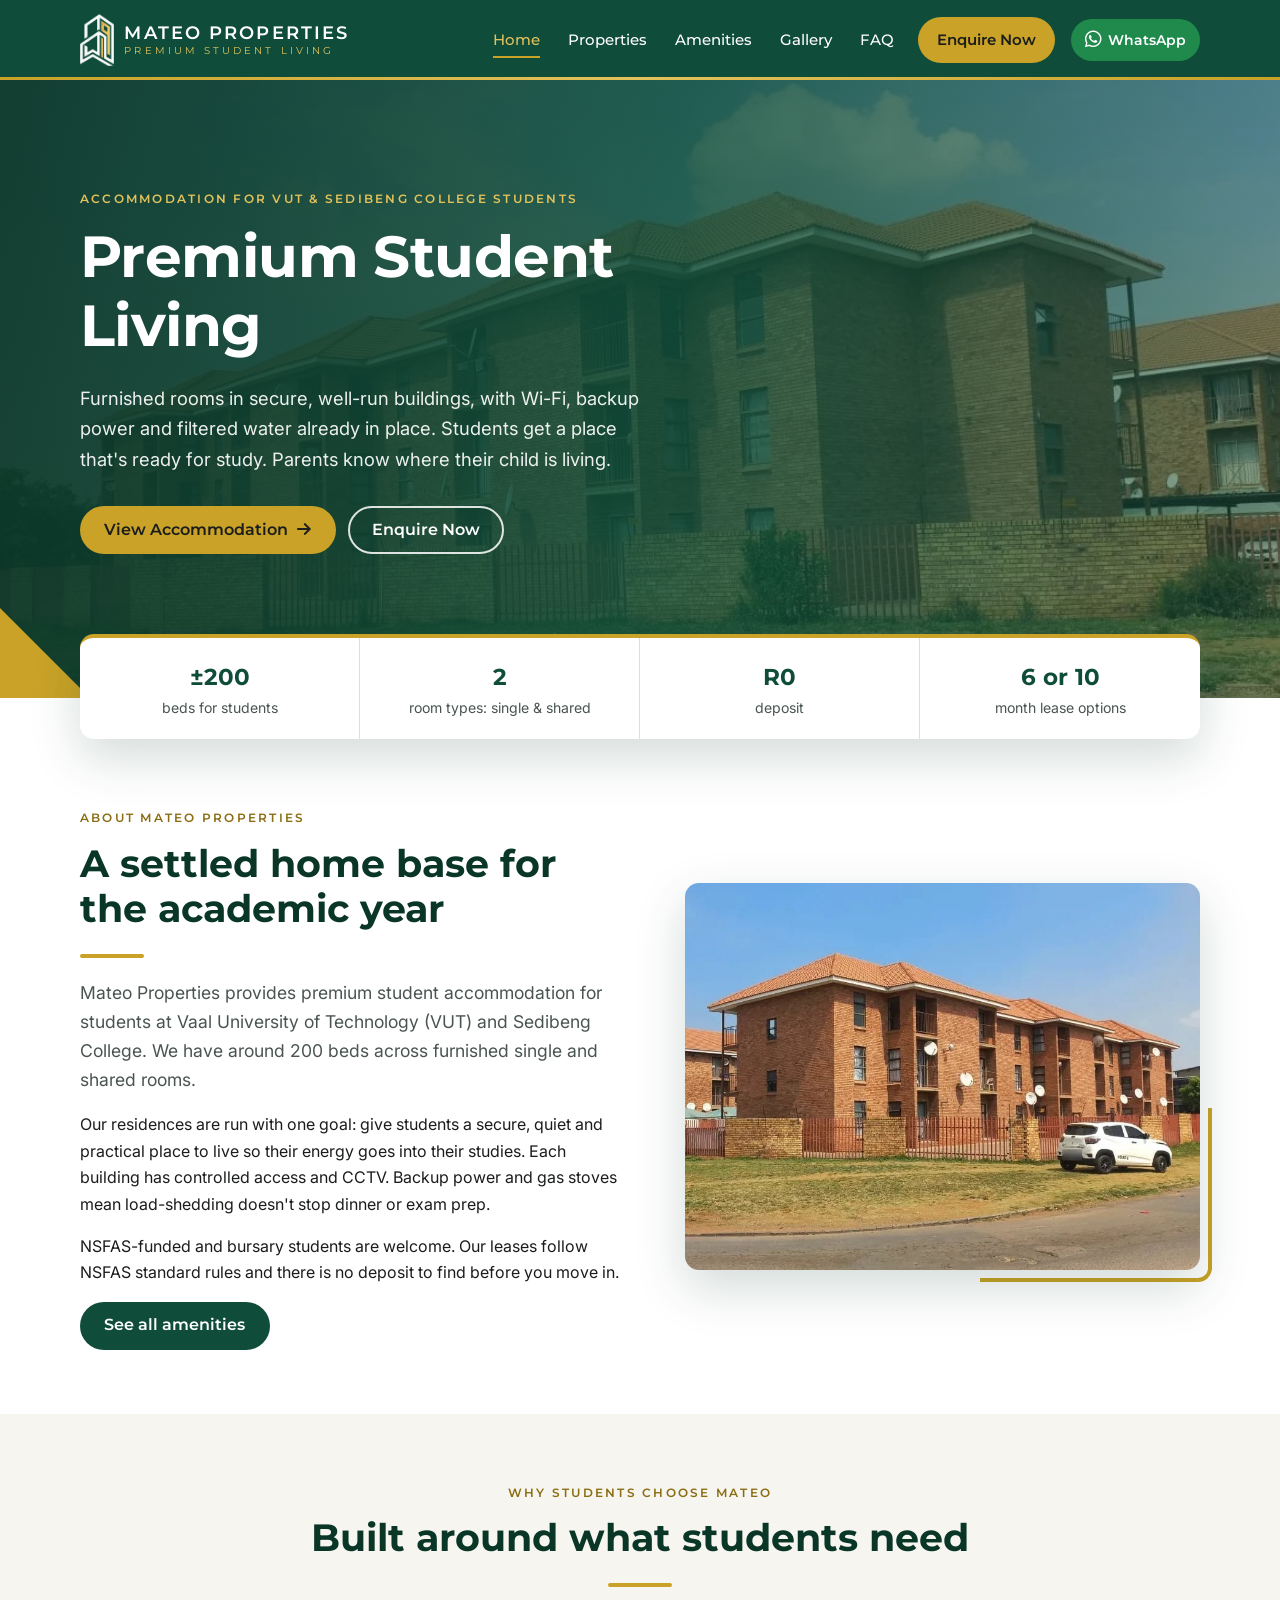
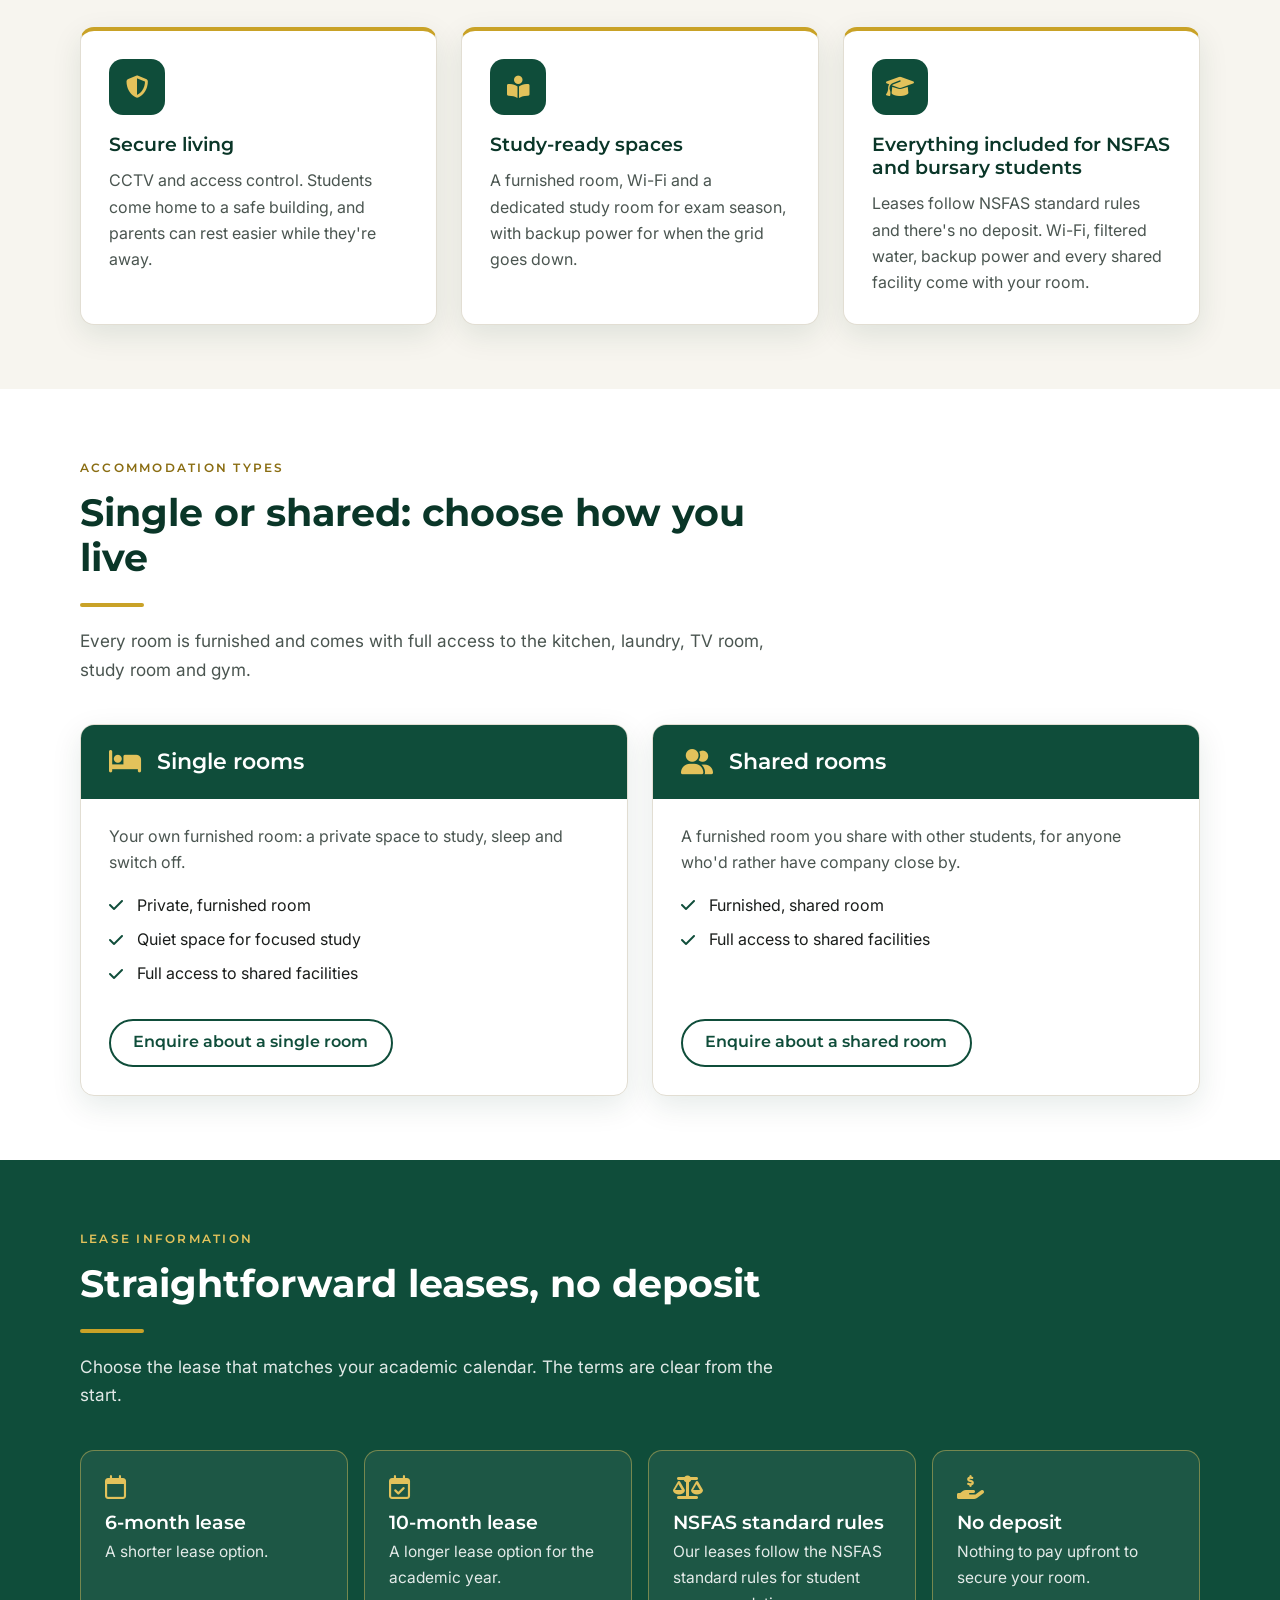
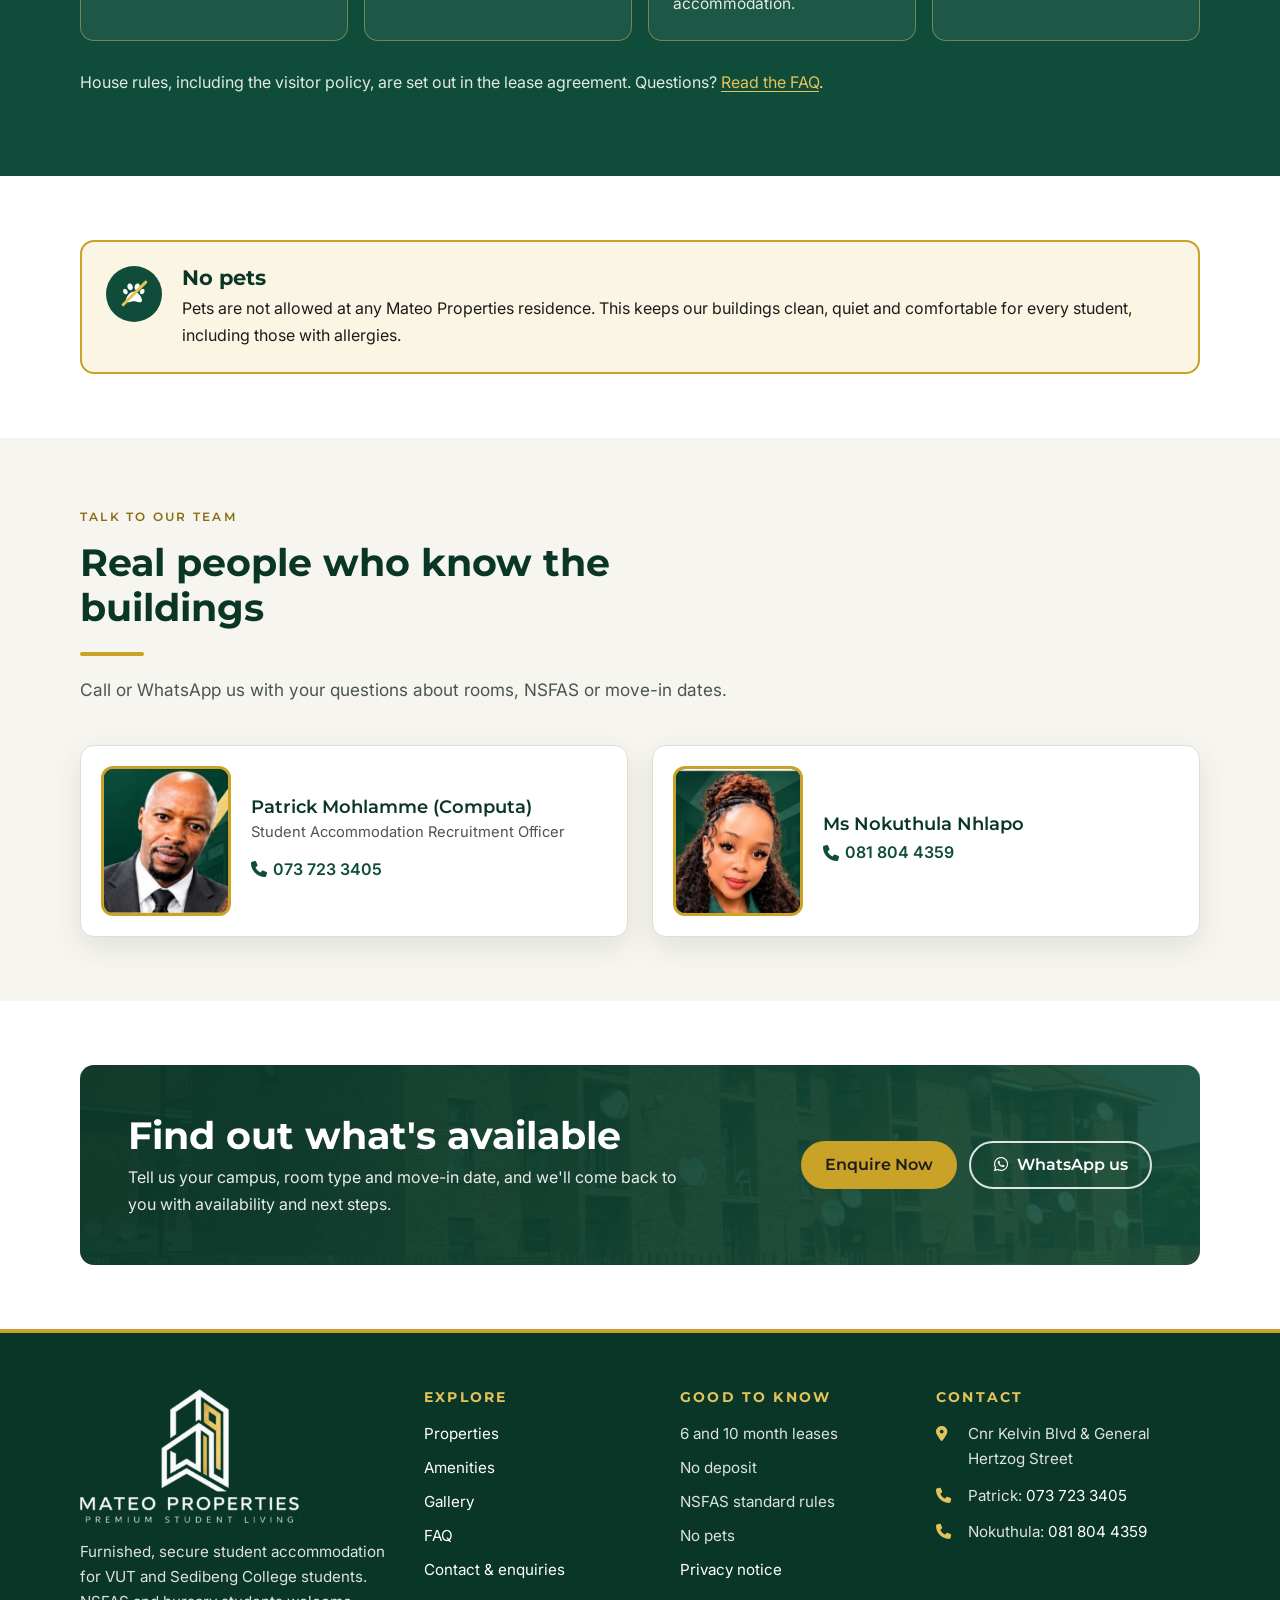
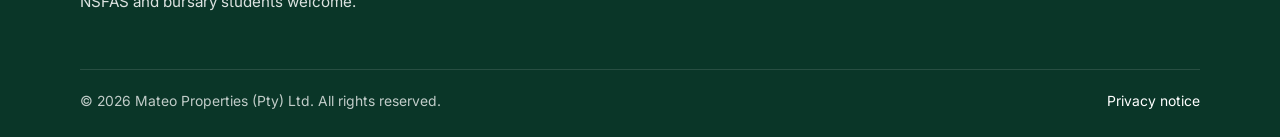
<file: index.html>
<!DOCTYPE html>
<html lang="en-ZA">
<head>
  <meta charset="utf-8">
  <meta name="viewport" content="width=device-width, initial-scale=1">
  <title>Mateo Properties | Premium Student Living for VUT &amp; Sedibeng College</title>
  <meta name="description" content="Furnished, secure student accommodation for VUT and Sedibeng College students. About 200 beds, single and shared rooms, NSFAS and bursary students welcome, no deposit.">
  <meta name="theme-color" content="#0F4D3A">
  <link rel="canonical" href="https://www.mateopropertiessa.co.za/">

  <!-- Open Graph -->
  <meta property="og:type" content="website">
  <meta property="og:site_name" content="Mateo Properties">
  <meta property="og:locale" content="en_ZA">
  <meta property="og:title" content="Mateo Properties | Premium Student Living for VUT &amp; Sedibeng College">
  <meta property="og:description" content="Furnished, secure student accommodation for VUT and Sedibeng College students. About 200 beds, single and shared rooms, NSFAS and bursary students welcome, no deposit.">
  <meta property="og:url" content="https://www.mateopropertiessa.co.za/">
  <meta property="og:image" content="https://www.mateopropertiessa.co.za/images/og-image.jpg">
  <meta property="og:image:width" content="1200">
  <meta property="og:image:height" content="630">
  <meta property="og:image:alt" content="Mateo Properties student residence with the Mateo Properties logo">
  <meta name="twitter:card" content="summary_large_image">

  <link rel="icon" type="image/png" href="images/favicon.png">
  <link rel="apple-touch-icon" href="images/favicon.png">

  <link rel="preconnect" href="https://fonts.googleapis.com">
  <link rel="preconnect" href="https://fonts.gstatic.com" crossorigin>
  <link rel="stylesheet" href="https://fonts.googleapis.com/css2?family=Inter:wght@400;500;600&amp;family=Montserrat:wght@500;600;700&amp;display=swap">
  <link rel="stylesheet" href="https://cdnjs.cloudflare.com/ajax/libs/font-awesome/6.5.2/css/all.min.css" crossorigin="anonymous" referrerpolicy="no-referrer">
  <link rel="stylesheet" href="css/styles.css">
  <script type="application/ld+json">
{
  "@context": "https://schema.org",
  "@type": "LodgingBusiness",
  "name": "Mateo Properties (Pty) Ltd",
  "alternateName": "Mateo Properties",
  "slogan": "Premium Student Living",
  "description": "Premium student accommodation for VUT and Sedibeng College students, with around 200 beds in furnished single and shared rooms. NSFAS and bursary students welcome. No deposit.",
  "url": "https://www.mateopropertiessa.co.za/",
  "logo": "https://www.mateopropertiessa.co.za/images/logo-full.png",
  "image": [
    "https://www.mateopropertiessa.co.za/images/og-image.jpg",
    "https://www.mateopropertiessa.co.za/images/building-street.jpg"
  ],
  "telephone": "+27737233405",
  "address": {
    "@type": "PostalAddress",
    "streetAddress": "Cnr Kelvin Blvd & General Hertzog Street",
    "addressCountry": "ZA"
  },
  "contactPoint": [
    {
      "@type": "ContactPoint",
      "contactType": "Student accommodation enquiries",
      "name": "Patrick Mohlamme",
      "telephone": "+27737233405",
      "areaServed": "ZA"
    },
    {
      "@type": "ContactPoint",
      "contactType": "Student accommodation enquiries",
      "name": "Nokuthula Nhlapo",
      "telephone": "+27818044359",
      "areaServed": "ZA"
    }
  ],
  "petsAllowed": false,
  "amenityFeature": [
    {
      "@type": "LocationFeatureSpecification",
      "name": "Wi-Fi",
      "value": true
    },
    {
      "@type": "LocationFeatureSpecification",
      "name": "Furnished rooms",
      "value": true
    },
    {
      "@type": "LocationFeatureSpecification",
      "name": "Kitchen",
      "value": true
    },
    {
      "@type": "LocationFeatureSpecification",
      "name": "Laundry room",
      "value": true
    },
    {
      "@type": "LocationFeatureSpecification",
      "name": "TV room",
      "value": true
    },
    {
      "@type": "LocationFeatureSpecification",
      "name": "Study room",
      "value": true
    },
    {
      "@type": "LocationFeatureSpecification",
      "name": "Gym",
      "value": true
    },
    {
      "@type": "LocationFeatureSpecification",
      "name": "Play area",
      "value": true
    },
    {
      "@type": "LocationFeatureSpecification",
      "name": "CCTV",
      "value": true
    },
    {
      "@type": "LocationFeatureSpecification",
      "name": "Access control",
      "value": true
    },
    {
      "@type": "LocationFeatureSpecification",
      "name": "Backup power",
      "value": true
    },
    {
      "@type": "LocationFeatureSpecification",
      "name": "Borehole-filtered water",
      "value": true
    }
  ]
}
  </script>
</head><body>
  <a class="skip-link" href="#main">Skip to main content</a>

  <header class="site-header">
    <div class="container header-inner">
      <a class="brand" href="index.html" aria-label="Mateo Properties, Premium Student Living: home">
        <img class="brand__logo" src="images/logo.png" alt="" width="34" height="52">
        <span class="brand__text" aria-hidden="true">
          <span class="brand__name">MATEO PROPERTIES</span>
          <span class="brand__tag">PREMIUM STUDENT LIVING</span>
        </span>
      </a>

      <nav id="site-nav" class="site-nav" aria-label="Main">
        <ul>
          <li><a href="index.html" aria-current="page">Home</a></li>
          <li><a href="properties.html">Properties</a></li>
          <li><a href="amenities.html">Amenities</a></li>
          <li><a href="gallery.html">Gallery</a></li>
          <li><a href="faq.html">FAQ</a></li>
          <li class="nav-cta"><a href="contact.html">Enquire Now</a></li>
        </ul>
      </nav>

      <a class="header-whatsapp" href="https://wa.me/27737233405?text=Hi%20Mateo%20Properties%2C%20I%27d%20like%20to%20enquire%20about%20student%20accommodation." target="_blank" rel="noopener" aria-label="Chat with us on WhatsApp (opens in a new tab)">
        <i class="fa-brands fa-whatsapp" aria-hidden="true"></i><span class="header-whatsapp__label">WhatsApp</span>
      </a>

      <button class="nav-toggle" type="button" aria-expanded="false" aria-controls="site-nav" aria-label="Open menu">
        <i class="fa-solid fa-bars" aria-hidden="true"></i><i class="fa-solid fa-xmark" aria-hidden="true"></i>
      </button>
    </div>
  </header>

  <main id="main" tabindex="-1">
    <section class="hero" aria-labelledby="hero-title">
      <div class="container">
        <div class="hero__content">
          <span class="eyebrow">Accommodation for VUT &amp; Sedibeng College students</span>
          <h1 id="hero-title">Premium Student Living</h1>
          <p class="hero__lead">Furnished rooms in secure, well-run buildings, with Wi-Fi, backup power and filtered water already in place. Students get a place that's ready for study. Parents know where their child is living.</p>
          <div class="btn-row">
            <a class="btn btn--gold" href="properties.html">View Accommodation <i class="fa-solid fa-arrow-right" aria-hidden="true"></i></a>
            <a class="btn btn--outline-light" href="contact.html">Enquire Now</a>
          </div>
        </div>
      </div>
    </section>

    <div class="facts">
      <div class="container">
        <ul class="facts__grid" aria-label="Mateo Properties at a glance">
          <li class="fact"><span class="fact__value">±200</span><span class="fact__label">beds for students</span></li>
          <li class="fact"><span class="fact__value">2</span><span class="fact__label">room types: single &amp; shared</span></li>
          <li class="fact"><span class="fact__value">R0</span><span class="fact__label">deposit</span></li>
          <li class="fact"><span class="fact__value">6 or 10</span><span class="fact__label">month lease options</span></li>
        </ul>
      </div>
    </div>

    <section class="section" aria-labelledby="intro-title">
      <div class="container split">
        <div>
          <span class="eyebrow">About Mateo Properties</span>
          <h2 id="intro-title">A settled home base for the academic year</h2>
          <hr class="gold-rule">
          <p class="lead">Mateo Properties provides premium student accommodation for students at Vaal University of Technology (VUT) and Sedibeng College. We have around 200 beds across furnished single and shared rooms.</p>
          <p>Our residences are run with one goal: give students a secure, quiet and practical place to live so their energy goes into their studies. Each building has controlled access and CCTV. Backup power and gas stoves mean load-shedding doesn't stop dinner or exam prep.</p>
          <p>NSFAS-funded and bursary students are welcome. Our leases follow NSFAS standard rules and there is no deposit to find before you move in.</p>
          <a class="btn btn--green" href="amenities.html">See all amenities</a>
        </div>
        <div class="split__media">
          <img src="images/building-corner.jpg" alt="Three-storey face-brick Mateo Properties residence with a terracotta tiled roof behind a secure palisade fence" width="838" height="867" loading="lazy">
        </div>
      </div>
    </section>

    <section class="section section--off" aria-labelledby="features-title">
      <div class="container">
        <div class="section-head section-head--center">
          <span class="eyebrow">Why students choose Mateo</span>
          <h2 id="features-title">Built around what students need</h2>
          <hr class="gold-rule">
        </div>
        <div class="grid grid--3">
          <article class="card feature-card">
            <span class="icon-badge"><i class="fa-solid fa-shield-halved" aria-hidden="true"></i></span>
            <h3>Secure living</h3>
            <p>CCTV and access control. Students come home to a safe building, and parents can rest easier while they're away.</p>
          </article>
          <article class="card feature-card">
            <span class="icon-badge"><i class="fa-solid fa-book-open-reader" aria-hidden="true"></i></span>
            <h3>Study-ready spaces</h3>
            <p>A furnished room, Wi-Fi and a dedicated study room for exam season, with backup power for when the grid goes down.</p>
          </article>
          <article class="card feature-card">
            <span class="icon-badge"><i class="fa-solid fa-graduation-cap" aria-hidden="true"></i></span>
            <h3>Everything included for NSFAS and bursary students</h3>
            <p>Leases follow NSFAS standard rules and there's no deposit. Wi-Fi, filtered water, backup power and every shared facility come with your room.</p>
          </article>
        </div>
      </div>
    </section>

    <section class="section" aria-labelledby="rooms-title">
      <div class="container">
        <div class="section-head">
          <span class="eyebrow">Accommodation types</span>
          <h2 id="rooms-title">Single or shared: choose how you live</h2>
          <hr class="gold-rule">
          <p>Every room is furnished and comes with full access to the kitchen, laundry, TV room, study room and gym.</p>
        </div>
        <div class="grid grid--2">
          <article class="room-card">
            <div class="room-card__head">
              <i class="fa-solid fa-bed" aria-hidden="true"></i>
              <h3>Single rooms</h3>
            </div>
            <div class="room-card__body">
              <p>Your own furnished room: a private space to study, sleep and switch off.</p>
              <ul class="check-list">
                <li>Private, furnished room</li>
                <li>Quiet space for focused study</li>
                <li>Full access to shared facilities</li>
              </ul>
              <a class="btn btn--outline" href="contact.html?room=single">Enquire about a single room</a>
            </div>
          </article>
          <article class="room-card">
            <div class="room-card__head">
              <i class="fa-solid fa-user-group" aria-hidden="true"></i>
              <h3>Shared rooms</h3>
            </div>
            <div class="room-card__body">
              <p>A furnished room you share with other students, for anyone who'd rather have company close by.</p>
              <ul class="check-list">
                <li>Furnished, shared room</li>
                <li>Full access to shared facilities</li>
              </ul>
              <a class="btn btn--outline" href="contact.html?room=shared">Enquire about a shared room</a>
            </div>
          </article>
        </div>
      </div>
    </section>

    <section class="section section--green" aria-labelledby="lease-title">
      <div class="container">
        <div class="section-head">
          <span class="eyebrow">Lease information</span>
          <h2 id="lease-title">Straightforward leases, no deposit</h2>
          <hr class="gold-rule">
          <p>Choose the lease that matches your academic calendar. The terms are clear from the start.</p>
        </div>
        <div class="lease-grid">
          <div class="lease-item">
            <i class="fa-regular fa-calendar" aria-hidden="true"></i>
            <h3>6-month lease</h3>
            <p>A shorter lease option.</p>
          </div>
          <div class="lease-item">
            <i class="fa-regular fa-calendar-check" aria-hidden="true"></i>
            <h3>10-month lease</h3>
            <p>A longer lease option for the academic year.</p>
          </div>
          <div class="lease-item">
            <i class="fa-solid fa-scale-balanced" aria-hidden="true"></i>
            <h3>NSFAS standard rules</h3>
            <p>Our leases follow the NSFAS standard rules for student accommodation.</p>
          </div>
          <div class="lease-item">
            <i class="fa-solid fa-hand-holding-dollar" aria-hidden="true"></i>
            <h3>No deposit</h3>
            <p>Nothing to pay upfront to secure your room.</p>
          </div>
        </div>
        <p class="lease-note">House rules, including the visitor policy, are set out in the lease agreement. Questions? <a href="faq.html">Read the FAQ</a>.</p>
      </div>
    </section>

    <section class="section" aria-labelledby="pets-title">
      <div class="container">
        <div class="notice" role="note">
          <span class="notice__icon"><i class="fa-solid fa-paw" aria-hidden="true"></i></span>
          <div>
            <h2 id="pets-title">No pets</h2>
            <p>Pets are not allowed at any Mateo Properties residence. This keeps our buildings clean, quiet and comfortable for every student, including those with allergies.</p>
          </div>
        </div>
      </div>
    </section>

    <section class="section section--off" aria-labelledby="team-title">
      <div class="container">
        <div class="section-head">
          <span class="eyebrow">Talk to our team</span>
          <h2 id="team-title">Real people who know the buildings</h2>
          <hr class="gold-rule">
          <p>Call or WhatsApp us with your questions about rooms, NSFAS or move-in dates.</p>
        </div>
        <div class="grid grid--2">
          <article class="team-card">
            <img src="images/team-patrick.jpg" alt="Portrait of Patrick Mohlamme" width="130" height="150" loading="lazy">
            <div>
              <h3>Patrick Mohlamme (Computa)</h3>
              <p class="role">Student Accommodation Recruitment Officer</p>
              <p class="contact-links mb-0">
                <a href="tel:+27737233405"><i class="fa-solid fa-phone" aria-hidden="true"></i>073 723 3405</a>
              </p>
            </div>
          </article>
          <article class="team-card">
            <img src="images/team-nokuthula.jpg" alt="Portrait of Nokuthula Nhlapo" width="130" height="150" loading="lazy">
            <div>
              <h3>Ms Nokuthula Nhlapo</h3>
              <p class="contact-links mb-0">
                <a href="tel:+27818044359"><i class="fa-solid fa-phone" aria-hidden="true"></i>081 804 4359</a>
              </p>
            </div>
          </article>
        </div>
      </div>
    </section>

    <section class="section" aria-labelledby="cta-title">
      <div class="container">
        <div class="cta-band">
          <div>
            <h2 id="cta-title">Find out what's available</h2>
            <p>Tell us your campus, room type and move-in date, and we'll come back to you with availability and next steps.</p>
          </div>
          <div class="btn-row">
            <a class="btn btn--gold" href="contact.html">Enquire Now</a>
            <a class="btn btn--outline-light" href="https://wa.me/27737233405?text=Hi%20Mateo%20Properties%2C%20I%27d%20like%20to%20enquire%20about%20student%20accommodation." target="_blank" rel="noopener"><i class="fa-brands fa-whatsapp" aria-hidden="true"></i> WhatsApp us<span class="visually-hidden"> (opens in a new tab)</span></a>
          </div>
        </div>
      </div>
    </section>
  </main>

  <footer class="site-footer">
    <div class="container">
      <div class="footer-grid">
        <div class="footer-brand">
          <img src="images/logo-full.png" alt="Mateo Properties, Premium Student Living" width="220" height="133" loading="lazy">
          <p>Furnished, secure student accommodation for VUT and Sedibeng College students. NSFAS and bursary students welcome.</p>
        </div>

        <div>
          <h2>Explore</h2>
          <ul class="footer-links">
            <li><a href="properties.html">Properties</a></li>
            <li><a href="amenities.html">Amenities</a></li>
            <li><a href="gallery.html">Gallery</a></li>
            <li><a href="faq.html">FAQ</a></li>
            <li><a href="contact.html">Contact &amp; enquiries</a></li>
          </ul>
        </div>

        <div>
          <h2>Good to know</h2>
          <ul class="footer-links">
            <li>6 and 10 month leases</li>
            <li>No deposit</li>
            <li>NSFAS standard rules</li>
            <li>No pets</li>
            <li><a href="privacy.html">Privacy notice</a></li>
          </ul>
        </div>

        <div>
          <h2>Contact</h2>
          <ul class="footer-contact">
            <li><i class="fa-solid fa-location-dot" aria-hidden="true"></i><span>Cnr Kelvin Blvd &amp; General Hertzog Street</span></li>
            <li><i class="fa-solid fa-phone" aria-hidden="true"></i><span>Patrick: <a href="tel:+27737233405">073 723 3405</a></span></li>
            <li><i class="fa-solid fa-phone" aria-hidden="true"></i><span>Nokuthula: <a href="tel:+27818044359">081 804 4359</a></span></li>
          </ul>
        </div>
      </div>

      <div class="footer-bottom">
        <p class="mb-0">&copy; <span data-year>2026</span> Mateo Properties (Pty) Ltd. All rights reserved.</p>
        <p class="mb-0"><a href="privacy.html">Privacy notice</a></p>
      </div>
    </div>
  </footer>

  <button class="back-to-top" type="button" aria-label="Back to top">
    <i class="fa-solid fa-arrow-up" aria-hidden="true"></i>
  </button>

  <script src="js/main.js" defer></script>
</body>
</html>
</file>
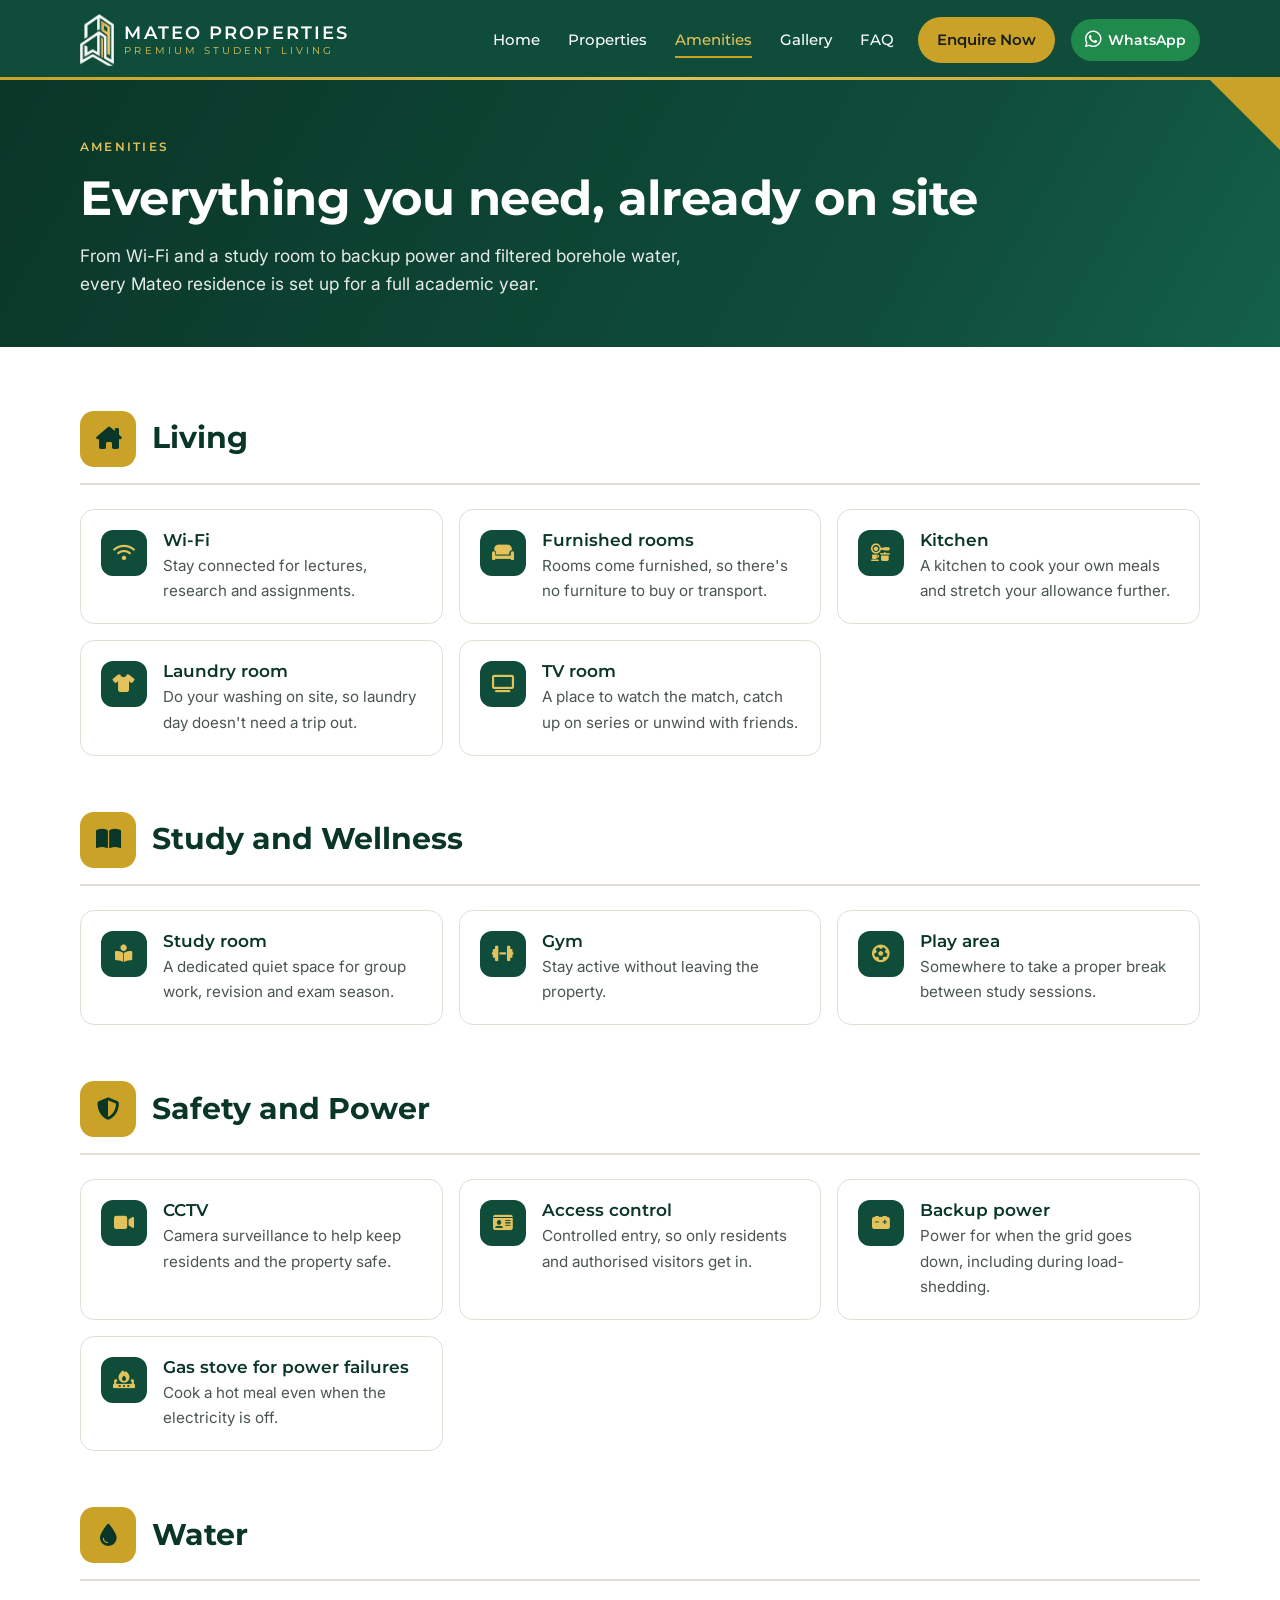
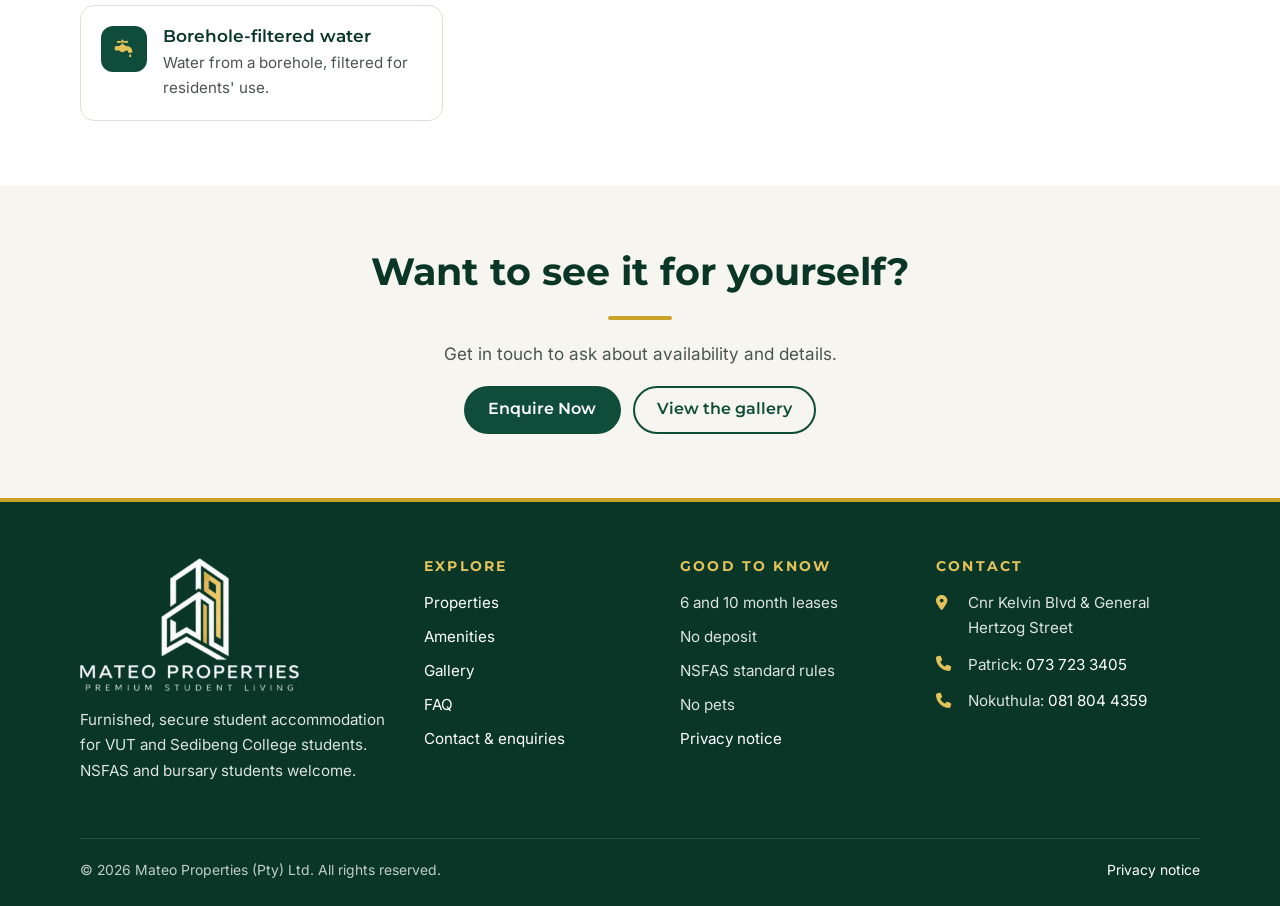
<file: amenities.html>
<!DOCTYPE html>
<html lang="en-ZA">
<head>
  <meta charset="utf-8">
  <meta name="viewport" content="width=device-width, initial-scale=1">
  <title>Amenities | Mateo Properties Student Accommodation</title>
  <meta name="description" content="Wi-Fi, furnished rooms, study room, gym, CCTV, access control, backup power and borehole-filtered water. See every amenity at Mateo Properties.">
  <meta name="theme-color" content="#0F4D3A">
  <link rel="canonical" href="https://www.mateopropertiessa.co.za/amenities.html">

  <!-- Open Graph -->
  <meta property="og:type" content="website">
  <meta property="og:site_name" content="Mateo Properties">
  <meta property="og:locale" content="en_ZA">
  <meta property="og:title" content="Amenities | Mateo Properties Student Accommodation">
  <meta property="og:description" content="Wi-Fi, furnished rooms, study room, gym, CCTV, access control, backup power and borehole-filtered water. See every amenity at Mateo Properties.">
  <meta property="og:url" content="https://www.mateopropertiessa.co.za/amenities.html">
  <meta property="og:image" content="https://www.mateopropertiessa.co.za/images/og-image.jpg">
  <meta property="og:image:width" content="1200">
  <meta property="og:image:height" content="630">
  <meta property="og:image:alt" content="Mateo Properties student residence with the Mateo Properties logo">
  <meta name="twitter:card" content="summary_large_image">

  <link rel="icon" type="image/png" href="images/favicon.png">
  <link rel="apple-touch-icon" href="images/favicon.png">

  <link rel="preconnect" href="https://fonts.googleapis.com">
  <link rel="preconnect" href="https://fonts.gstatic.com" crossorigin>
  <link rel="stylesheet" href="https://fonts.googleapis.com/css2?family=Inter:wght@400;500;600&amp;family=Montserrat:wght@500;600;700&amp;display=swap">
  <link rel="stylesheet" href="https://cdnjs.cloudflare.com/ajax/libs/font-awesome/6.5.2/css/all.min.css" crossorigin="anonymous" referrerpolicy="no-referrer">
  <link rel="stylesheet" href="css/styles.css">
</head><body>
  <a class="skip-link" href="#main">Skip to main content</a>

  <header class="site-header">
    <div class="container header-inner">
      <a class="brand" href="index.html" aria-label="Mateo Properties, Premium Student Living: home">
        <img class="brand__logo" src="images/logo.png" alt="" width="34" height="52">
        <span class="brand__text" aria-hidden="true">
          <span class="brand__name">MATEO PROPERTIES</span>
          <span class="brand__tag">PREMIUM STUDENT LIVING</span>
        </span>
      </a>

      <nav id="site-nav" class="site-nav" aria-label="Main">
        <ul>
          <li><a href="index.html">Home</a></li>
          <li><a href="properties.html">Properties</a></li>
          <li><a href="amenities.html" aria-current="page">Amenities</a></li>
          <li><a href="gallery.html">Gallery</a></li>
          <li><a href="faq.html">FAQ</a></li>
          <li class="nav-cta"><a href="contact.html">Enquire Now</a></li>
        </ul>
      </nav>

      <a class="header-whatsapp" href="https://wa.me/27737233405?text=Hi%20Mateo%20Properties%2C%20I%27d%20like%20to%20enquire%20about%20student%20accommodation." target="_blank" rel="noopener" aria-label="Chat with us on WhatsApp (opens in a new tab)">
        <i class="fa-brands fa-whatsapp" aria-hidden="true"></i><span class="header-whatsapp__label">WhatsApp</span>
      </a>

      <button class="nav-toggle" type="button" aria-expanded="false" aria-controls="site-nav" aria-label="Open menu">
        <i class="fa-solid fa-bars" aria-hidden="true"></i><i class="fa-solid fa-xmark" aria-hidden="true"></i>
      </button>
    </div>
  </header>

    <section class="page-hero">
      <div class="container">
        <span class="eyebrow">Amenities</span>
        <h1>Everything you need, already on site</h1>
        <p>From Wi-Fi and a study room to backup power and filtered borehole water, every Mateo residence is set up for a full academic year.</p>
      </div>
    </section>

  <main id="main" tabindex="-1">
    <div class="section">
      <div class="container">
        <section class="amenity-group" aria-labelledby="living">
          <div class="amenity-group__head">
            <span class="icon-badge"><i class="fa-solid fa-house-chimney" aria-hidden="true"></i></span>
            <h2 id="living">Living</h2>
          </div>
          <ul class="amenity-list">
            <li class="amenity">
              <i class="fa-solid fa-wifi" aria-hidden="true"></i>
              <div>
                <h3>Wi-Fi</h3>
                <p>Stay connected for lectures, research and assignments.</p>
              </div>
            </li>
            <li class="amenity">
              <i class="fa-solid fa-couch" aria-hidden="true"></i>
              <div>
                <h3>Furnished rooms</h3>
                <p>Rooms come furnished, so there's no furniture to buy or transport.</p>
              </div>
            </li>
            <li class="amenity">
              <i class="fa-solid fa-kitchen-set" aria-hidden="true"></i>
              <div>
                <h3>Kitchen</h3>
                <p>A kitchen to cook your own meals and stretch your allowance further.</p>
              </div>
            </li>
            <li class="amenity">
              <i class="fa-solid fa-shirt" aria-hidden="true"></i>
              <div>
                <h3>Laundry room</h3>
                <p>Do your washing on site, so laundry day doesn't need a trip out.</p>
              </div>
            </li>
            <li class="amenity">
              <i class="fa-solid fa-tv" aria-hidden="true"></i>
              <div>
                <h3>TV room</h3>
                <p>A place to watch the match, catch up on series or unwind with friends.</p>
              </div>
            </li>
          </ul>
        </section>

        <section class="amenity-group" aria-labelledby="study">
          <div class="amenity-group__head">
            <span class="icon-badge"><i class="fa-solid fa-book-open" aria-hidden="true"></i></span>
            <h2 id="study">Study and Wellness</h2>
          </div>
          <ul class="amenity-list">
            <li class="amenity">
              <i class="fa-solid fa-book-open-reader" aria-hidden="true"></i>
              <div>
                <h3>Study room</h3>
                <p>A dedicated quiet space for group work, revision and exam season.</p>
              </div>
            </li>
            <li class="amenity">
              <i class="fa-solid fa-dumbbell" aria-hidden="true"></i>
              <div>
                <h3>Gym</h3>
                <p>Stay active without leaving the property.</p>
              </div>
            </li>
            <li class="amenity">
              <i class="fa-solid fa-futbol" aria-hidden="true"></i>
              <div>
                <h3>Play area</h3>
                <p>Somewhere to take a proper break between study sessions.</p>
              </div>
            </li>
          </ul>
        </section>

        <section class="amenity-group" aria-labelledby="safety">
          <div class="amenity-group__head">
            <span class="icon-badge"><i class="fa-solid fa-shield-halved" aria-hidden="true"></i></span>
            <h2 id="safety">Safety and Power</h2>
          </div>
          <ul class="amenity-list">
            <li class="amenity">
              <i class="fa-solid fa-video" aria-hidden="true"></i>
              <div>
                <h3>CCTV</h3>
                <p>Camera surveillance to help keep residents and the property safe.</p>
              </div>
            </li>
            <li class="amenity">
              <i class="fa-solid fa-id-card" aria-hidden="true"></i>
              <div>
                <h3>Access control</h3>
                <p>Controlled entry, so only residents and authorised visitors get in.</p>
              </div>
            </li>
            <li class="amenity">
              <i class="fa-solid fa-car-battery" aria-hidden="true"></i>
              <div>
                <h3>Backup power</h3>
                <p>Power for when the grid goes down, including during load-shedding.</p>
              </div>
            </li>
            <li class="amenity">
              <i class="fa-solid fa-fire-burner" aria-hidden="true"></i>
              <div>
                <h3>Gas stove for power failures</h3>
                <p>Cook a hot meal even when the electricity is off.</p>
              </div>
            </li>
          </ul>
        </section>

        <section class="amenity-group" aria-labelledby="water">
          <div class="amenity-group__head">
            <span class="icon-badge"><i class="fa-solid fa-droplet" aria-hidden="true"></i></span>
            <h2 id="water">Water</h2>
          </div>
          <ul class="amenity-list">
            <li class="amenity">
              <i class="fa-solid fa-faucet-drip" aria-hidden="true"></i>
              <div>
                <h3>Borehole-filtered water</h3>
                <p>Water from a borehole, filtered for residents' use.</p>
              </div>
            </li>
          </ul>
        </section>
      </div>
    </div>

    <section class="section section--off" aria-labelledby="amen-cta">
      <div class="container text-center">
        <div class="section-head section-head--center mb-0">
          <h2 id="amen-cta">Want to see it for yourself?</h2>
          <hr class="gold-rule">
          <p>Get in touch to ask about availability and details.</p>
          <div class="btn-row btn-row--center">
            <a class="btn btn--green" href="contact.html">Enquire Now</a>
            <a class="btn btn--outline" href="gallery.html">View the gallery</a>
          </div>
        </div>
      </div>
    </section>
  </main>

  <footer class="site-footer">
    <div class="container">
      <div class="footer-grid">
        <div class="footer-brand">
          <img src="images/logo-full.png" alt="Mateo Properties, Premium Student Living" width="220" height="133" loading="lazy">
          <p>Furnished, secure student accommodation for VUT and Sedibeng College students. NSFAS and bursary students welcome.</p>
        </div>

        <div>
          <h2>Explore</h2>
          <ul class="footer-links">
            <li><a href="properties.html">Properties</a></li>
            <li><a href="amenities.html">Amenities</a></li>
            <li><a href="gallery.html">Gallery</a></li>
            <li><a href="faq.html">FAQ</a></li>
            <li><a href="contact.html">Contact &amp; enquiries</a></li>
          </ul>
        </div>

        <div>
          <h2>Good to know</h2>
          <ul class="footer-links">
            <li>6 and 10 month leases</li>
            <li>No deposit</li>
            <li>NSFAS standard rules</li>
            <li>No pets</li>
            <li><a href="privacy.html">Privacy notice</a></li>
          </ul>
        </div>

        <div>
          <h2>Contact</h2>
          <ul class="footer-contact">
            <li><i class="fa-solid fa-location-dot" aria-hidden="true"></i><span>Cnr Kelvin Blvd &amp; General Hertzog Street</span></li>
            <li><i class="fa-solid fa-phone" aria-hidden="true"></i><span>Patrick: <a href="tel:+27737233405">073 723 3405</a></span></li>
            <li><i class="fa-solid fa-phone" aria-hidden="true"></i><span>Nokuthula: <a href="tel:+27818044359">081 804 4359</a></span></li>
          </ul>
        </div>
      </div>

      <div class="footer-bottom">
        <p class="mb-0">&copy; <span data-year>2026</span> Mateo Properties (Pty) Ltd. All rights reserved.</p>
        <p class="mb-0"><a href="privacy.html">Privacy notice</a></p>
      </div>
    </div>
  </footer>

  <button class="back-to-top" type="button" aria-label="Back to top">
    <i class="fa-solid fa-arrow-up" aria-hidden="true"></i>
  </button>

  <script src="js/main.js" defer></script>
</body>
</html>
</file>
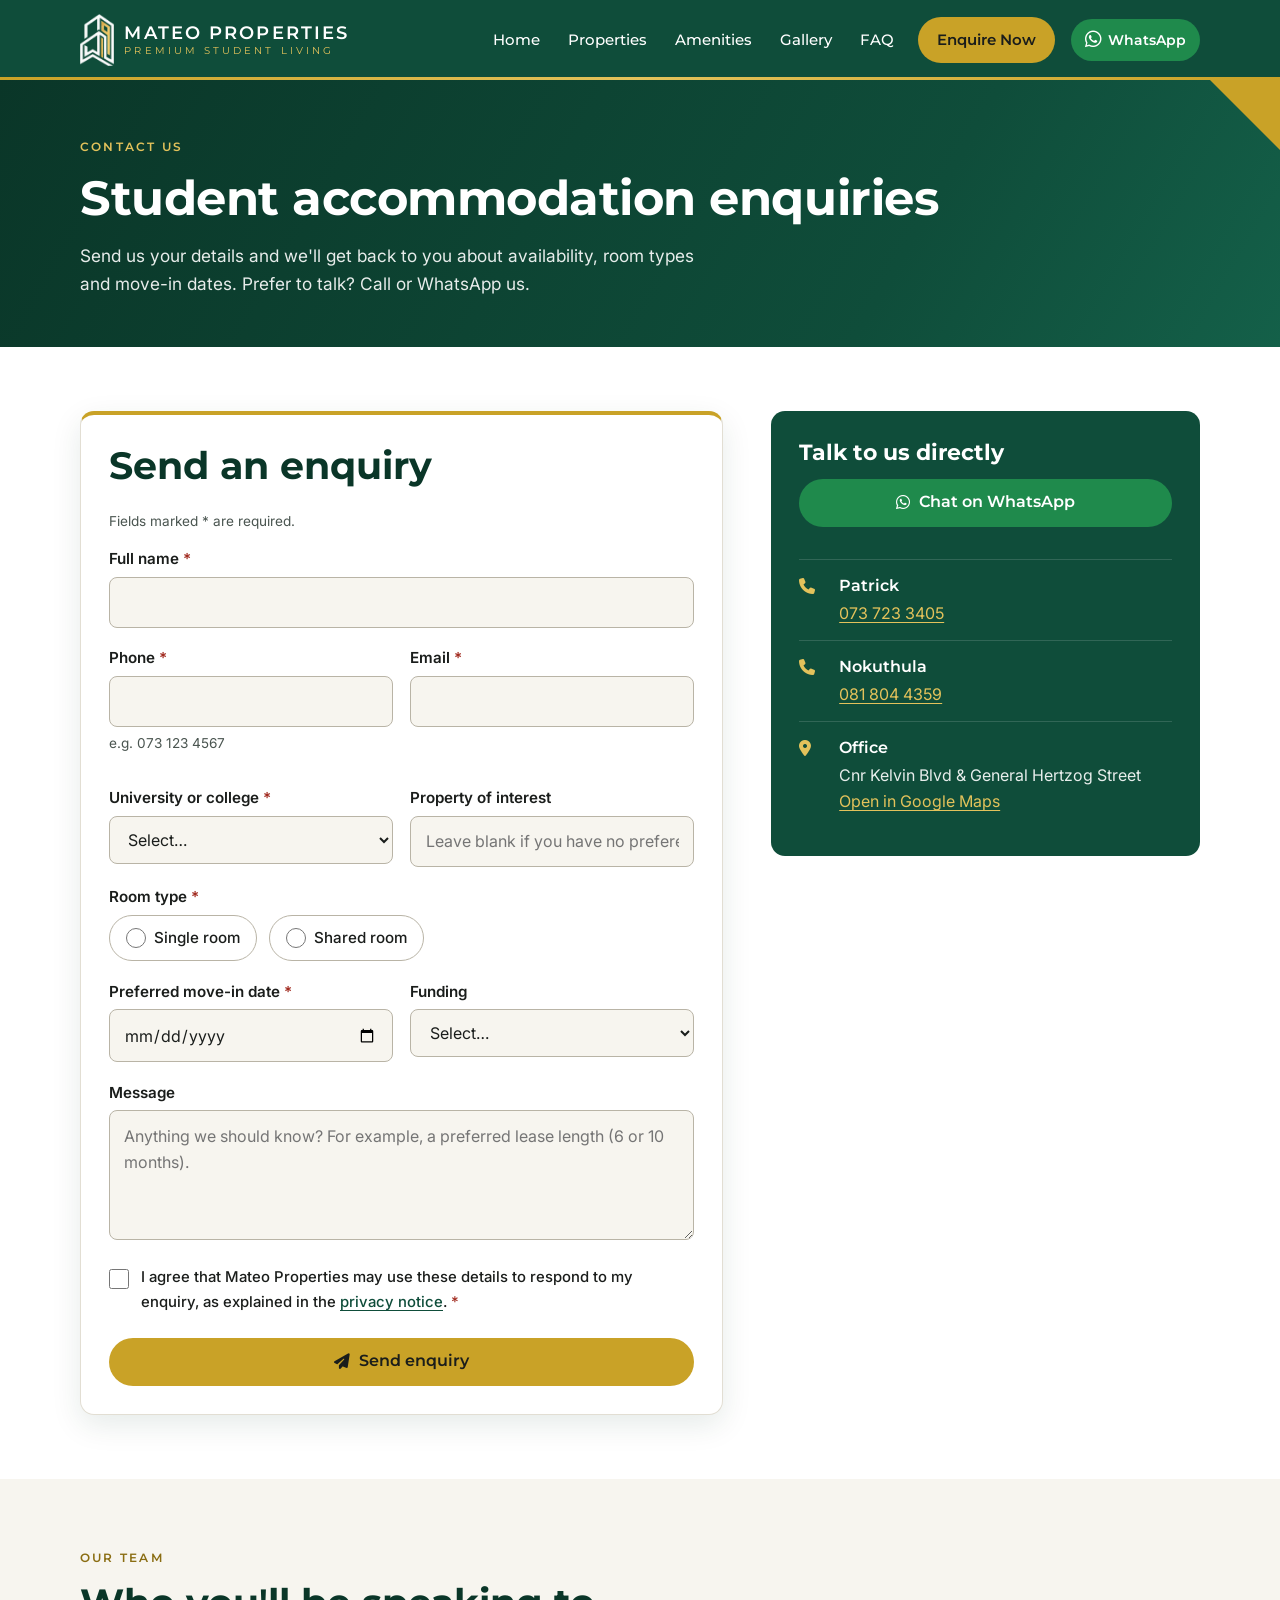
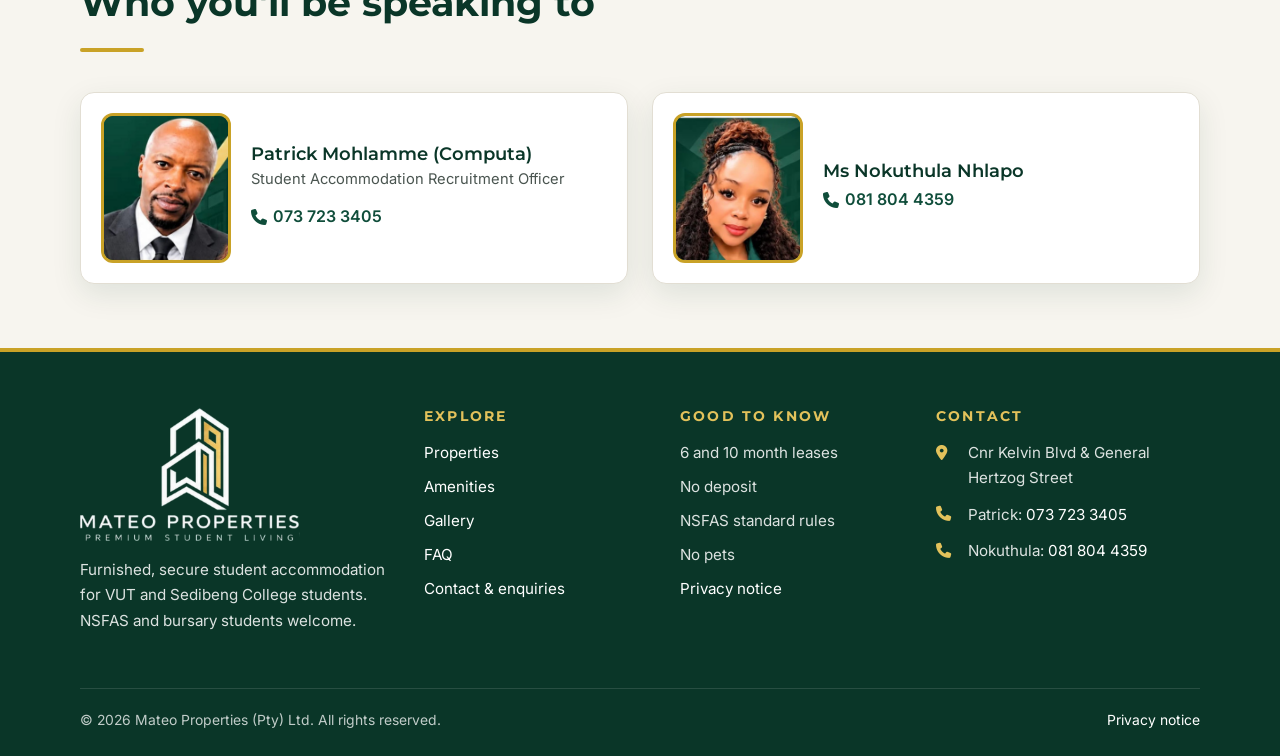
<file: contact.html>
<!DOCTYPE html>
<html lang="en-ZA">
<head>
  <meta charset="utf-8">
  <meta name="viewport" content="width=device-width, initial-scale=1">
  <title>Contact &amp; Enquiries | Mateo Properties Student Accommodation</title>
  <meta name="description" content="Enquire about student accommodation at Mateo Properties. Call Patrick or Nokuthula, WhatsApp us, or send an enquiry online. Cnr Kelvin Blvd & General Hertzog Street.">
  <meta name="theme-color" content="#0F4D3A">
  <link rel="canonical" href="https://www.mateopropertiessa.co.za/contact.html">

  <!-- Open Graph -->
  <meta property="og:type" content="website">
  <meta property="og:site_name" content="Mateo Properties">
  <meta property="og:locale" content="en_ZA">
  <meta property="og:title" content="Contact &amp; Enquiries | Mateo Properties Student Accommodation">
  <meta property="og:description" content="Enquire about student accommodation at Mateo Properties. Call Patrick or Nokuthula, WhatsApp us, or send an enquiry online. Cnr Kelvin Blvd & General Hertzog Street.">
  <meta property="og:url" content="https://www.mateopropertiessa.co.za/contact.html">
  <meta property="og:image" content="https://www.mateopropertiessa.co.za/images/og-image.jpg">
  <meta property="og:image:width" content="1200">
  <meta property="og:image:height" content="630">
  <meta property="og:image:alt" content="Mateo Properties student residence with the Mateo Properties logo">
  <meta name="twitter:card" content="summary_large_image">

  <link rel="icon" type="image/png" href="images/favicon.png">
  <link rel="apple-touch-icon" href="images/favicon.png">

  <link rel="preconnect" href="https://fonts.googleapis.com">
  <link rel="preconnect" href="https://fonts.gstatic.com" crossorigin>
  <link rel="stylesheet" href="https://fonts.googleapis.com/css2?family=Inter:wght@400;500;600&amp;family=Montserrat:wght@500;600;700&amp;display=swap">
  <link rel="stylesheet" href="https://cdnjs.cloudflare.com/ajax/libs/font-awesome/6.5.2/css/all.min.css" crossorigin="anonymous" referrerpolicy="no-referrer">
  <link rel="stylesheet" href="css/styles.css">
</head><body>
  <a class="skip-link" href="#main">Skip to main content</a>

  <header class="site-header">
    <div class="container header-inner">
      <a class="brand" href="index.html" aria-label="Mateo Properties, Premium Student Living: home">
        <img class="brand__logo" src="images/logo.png" alt="" width="34" height="52">
        <span class="brand__text" aria-hidden="true">
          <span class="brand__name">MATEO PROPERTIES</span>
          <span class="brand__tag">PREMIUM STUDENT LIVING</span>
        </span>
      </a>

      <nav id="site-nav" class="site-nav" aria-label="Main">
        <ul>
          <li><a href="index.html">Home</a></li>
          <li><a href="properties.html">Properties</a></li>
          <li><a href="amenities.html">Amenities</a></li>
          <li><a href="gallery.html">Gallery</a></li>
          <li><a href="faq.html">FAQ</a></li>
          <li class="nav-cta"><a href="contact.html" aria-current="page">Enquire Now</a></li>
        </ul>
      </nav>

      <a class="header-whatsapp" href="https://wa.me/27737233405?text=Hi%20Mateo%20Properties%2C%20I%27d%20like%20to%20enquire%20about%20student%20accommodation." target="_blank" rel="noopener" aria-label="Chat with us on WhatsApp (opens in a new tab)">
        <i class="fa-brands fa-whatsapp" aria-hidden="true"></i><span class="header-whatsapp__label">WhatsApp</span>
      </a>

      <button class="nav-toggle" type="button" aria-expanded="false" aria-controls="site-nav" aria-label="Open menu">
        <i class="fa-solid fa-bars" aria-hidden="true"></i><i class="fa-solid fa-xmark" aria-hidden="true"></i>
      </button>
    </div>
  </header>

    <section class="page-hero">
      <div class="container">
        <span class="eyebrow">Contact us</span>
        <h1>Student accommodation enquiries</h1>
        <p>Send us your details and we'll get back to you about availability, room types and move-in dates. Prefer to talk? Call or WhatsApp us.</p>
      </div>
    </section>

  <main id="main" tabindex="-1">
    <section class="section" aria-label="Enquiry form and contact details">
      <div class="container contact-layout">
        <div class="form-card">
          <h2>Send an enquiry</h2>
          <p class="field-hint">Fields marked <span class="req" aria-hidden="true">*</span><span class="visually-hidden">with an asterisk</span> are required.</p>

          <!-- Replace [FORMSPREE ENDPOINT] with your form URL, e.g. https://formspree.io/f/abcdwxyz (see README) -->
          <form id="enquiry-form" action="[FORMSPREE ENDPOINT]" method="POST" data-whatsapp="https://wa.me/27737233405?text=Hi%20Mateo%20Properties%2C%20I%27d%20like%20to%20enquire%20about%20student%20accommodation.">
            <input type="hidden" name="_subject" value="New accommodation enquiry: Mateo Properties website">
            <div class="hp-field" aria-hidden="true">
              <label for="website">Leave this field empty</label>
              <input type="text" id="website" name="_gotcha" tabindex="-1" autocomplete="off">
            </div>

            <div class="form-grid">
              <div class="field full">
                <label for="full-name">Full name <span class="req" aria-hidden="true">*</span></label>
                <input type="text" id="full-name" name="full_name" autocomplete="name" required>
              </div>
              <div class="field">
                <label for="phone">Phone <span class="req" aria-hidden="true">*</span></label>
                <input type="tel" id="phone" name="phone" autocomplete="tel" inputmode="tel" required pattern="[0-9+()\s\-]{9,20}" aria-describedby="phone-hint">
                <p class="field-hint" id="phone-hint">e.g. 073 123 4567</p>
              </div>
              <div class="field">
                <label for="email">Email <span class="req" aria-hidden="true">*</span></label>
                <input type="email" id="email" name="email" autocomplete="email" required>
              </div>
              <div class="field">
                <label for="institution">University or college <span class="req" aria-hidden="true">*</span></label>
                <select id="institution" name="institution" required>
                  <option value="">Select…</option>
                  <option>Vaal University of Technology (VUT)</option>
                  <option>Sedibeng College</option>
                  <option>Other</option>
                </select>
              </div>
              <div class="field">
                <label for="property">Property of interest</label>
                <input type="text" id="property" name="property" placeholder="Leave blank if you have no preference">
              </div>
              <div class="field full">
                <fieldset>
                  <legend>Room type <span class="req" aria-hidden="true">*</span></legend>
                  <div class="radio-row">
                    <label><input type="radio" name="room_type" value="Single room" required> Single room</label>
                    <label><input type="radio" name="room_type" value="Shared room"> Shared room</label>
                  </div>
                </fieldset>
              </div>
              <div class="field">
                <label for="move-in">Preferred move-in date <span class="req" aria-hidden="true">*</span></label>
                <input type="date" id="move-in" name="move_in_date" required>
              </div>
              <div class="field">
                <label for="funding">Funding</label>
                <select id="funding" name="funding">
                  <option value="">Select…</option>
                  <option>NSFAS</option>
                  <option>Bursary</option>
                  <option>Self-funded / parent-funded</option>
                  <option>Not sure yet</option>
                </select>
              </div>
              <div class="field full">
                <label for="message">Message</label>
                <textarea id="message" name="message" placeholder="Anything we should know? For example, a preferred lease length (6 or 10 months)."></textarea>
              </div>
              <div class="field full">
                <label class="consent">
                  <input type="checkbox" name="popia_consent" value="yes" required>
                  <span>I agree that Mateo Properties may use these details to respond to my enquiry, as explained in the <a href="privacy.html">privacy notice</a>. <span class="req" aria-hidden="true">*</span></span>
                </label>
              </div>
              <div class="field full">
                <button class="btn btn--gold btn--block" type="submit"><i class="fa-solid fa-paper-plane" aria-hidden="true"></i> Send enquiry</button>
              </div>
            </div>
            <div id="form-status" class="form-status" role="status" aria-live="polite" tabindex="-1"></div>
          </form>
        </div>

        <aside class="contact-panel" aria-labelledby="contact-direct">
          <h2 id="contact-direct">Talk to us directly</h2>
          <a class="btn btn--whatsapp btn--block" href="https://wa.me/27737233405?text=Hi%20Mateo%20Properties%2C%20I%27d%20like%20to%20enquire%20about%20student%20accommodation." target="_blank" rel="noopener"><i class="fa-brands fa-whatsapp" aria-hidden="true"></i> Chat on WhatsApp<span class="visually-hidden"> (opens in a new tab)</span></a>
          <ul class="contact-list">
            <li><i class="fa-solid fa-phone" aria-hidden="true"></i><div><strong>Patrick</strong><span><a href="tel:+27737233405">073 723 3405</a></span></div></li>
            <li><i class="fa-solid fa-phone" aria-hidden="true"></i><div><strong>Nokuthula</strong><span><a href="tel:+27818044359">081 804 4359</a></span></div></li>
            <li><i class="fa-solid fa-location-dot" aria-hidden="true"></i><div><strong>Office</strong><span>Cnr Kelvin Blvd &amp; General Hertzog Street<br><a href="https://www.google.com/maps/search/?api=1&amp;query=Kelvin+Blvd+%26+General+Hertzog+Street" target="_blank" rel="noopener">Open in Google Maps<span class="visually-hidden"> (opens in a new tab)</span></a></span></div></li>
          </ul>
        </aside>
      </div>
    </section>

    <section class="section section--off" aria-labelledby="team-title">
      <div class="container">
        <div class="section-head">
          <span class="eyebrow">Our team</span>
          <h2 id="team-title">Who you'll be speaking to</h2>
          <hr class="gold-rule">
        </div>
        <div class="grid grid--2">
          <article class="team-card">
            <img src="images/team-patrick.jpg" alt="Portrait of Patrick Mohlamme" width="130" height="150" loading="lazy">
            <div>
              <h3>Patrick Mohlamme (Computa)</h3>
              <p class="role">Student Accommodation Recruitment Officer</p>
              <p class="contact-links mb-0">
                <a href="tel:+27737233405"><i class="fa-solid fa-phone" aria-hidden="true"></i>073 723 3405</a>
              </p>
            </div>
          </article>
          <article class="team-card">
            <img src="images/team-nokuthula.jpg" alt="Portrait of Nokuthula Nhlapo" width="130" height="150" loading="lazy">
            <div>
              <h3>Ms Nokuthula Nhlapo</h3>
              <p class="contact-links mb-0">
                <a href="tel:+27818044359"><i class="fa-solid fa-phone" aria-hidden="true"></i>081 804 4359</a>
              </p>
            </div>
          </article>
        </div>
      </div>
    </section>
  </main>

  <footer class="site-footer">
    <div class="container">
      <div class="footer-grid">
        <div class="footer-brand">
          <img src="images/logo-full.png" alt="Mateo Properties, Premium Student Living" width="220" height="133" loading="lazy">
          <p>Furnished, secure student accommodation for VUT and Sedibeng College students. NSFAS and bursary students welcome.</p>
        </div>

        <div>
          <h2>Explore</h2>
          <ul class="footer-links">
            <li><a href="properties.html">Properties</a></li>
            <li><a href="amenities.html">Amenities</a></li>
            <li><a href="gallery.html">Gallery</a></li>
            <li><a href="faq.html">FAQ</a></li>
            <li><a href="contact.html">Contact &amp; enquiries</a></li>
          </ul>
        </div>

        <div>
          <h2>Good to know</h2>
          <ul class="footer-links">
            <li>6 and 10 month leases</li>
            <li>No deposit</li>
            <li>NSFAS standard rules</li>
            <li>No pets</li>
            <li><a href="privacy.html">Privacy notice</a></li>
          </ul>
        </div>

        <div>
          <h2>Contact</h2>
          <ul class="footer-contact">
            <li><i class="fa-solid fa-location-dot" aria-hidden="true"></i><span>Cnr Kelvin Blvd &amp; General Hertzog Street</span></li>
            <li><i class="fa-solid fa-phone" aria-hidden="true"></i><span>Patrick: <a href="tel:+27737233405">073 723 3405</a></span></li>
            <li><i class="fa-solid fa-phone" aria-hidden="true"></i><span>Nokuthula: <a href="tel:+27818044359">081 804 4359</a></span></li>
          </ul>
        </div>
      </div>

      <div class="footer-bottom">
        <p class="mb-0">&copy; <span data-year>2026</span> Mateo Properties (Pty) Ltd. All rights reserved.</p>
        <p class="mb-0"><a href="privacy.html">Privacy notice</a></p>
      </div>
    </div>
  </footer>

  <button class="back-to-top" type="button" aria-label="Back to top">
    <i class="fa-solid fa-arrow-up" aria-hidden="true"></i>
  </button>

  <script src="js/main.js" defer></script>
</body>
</html>
</file>
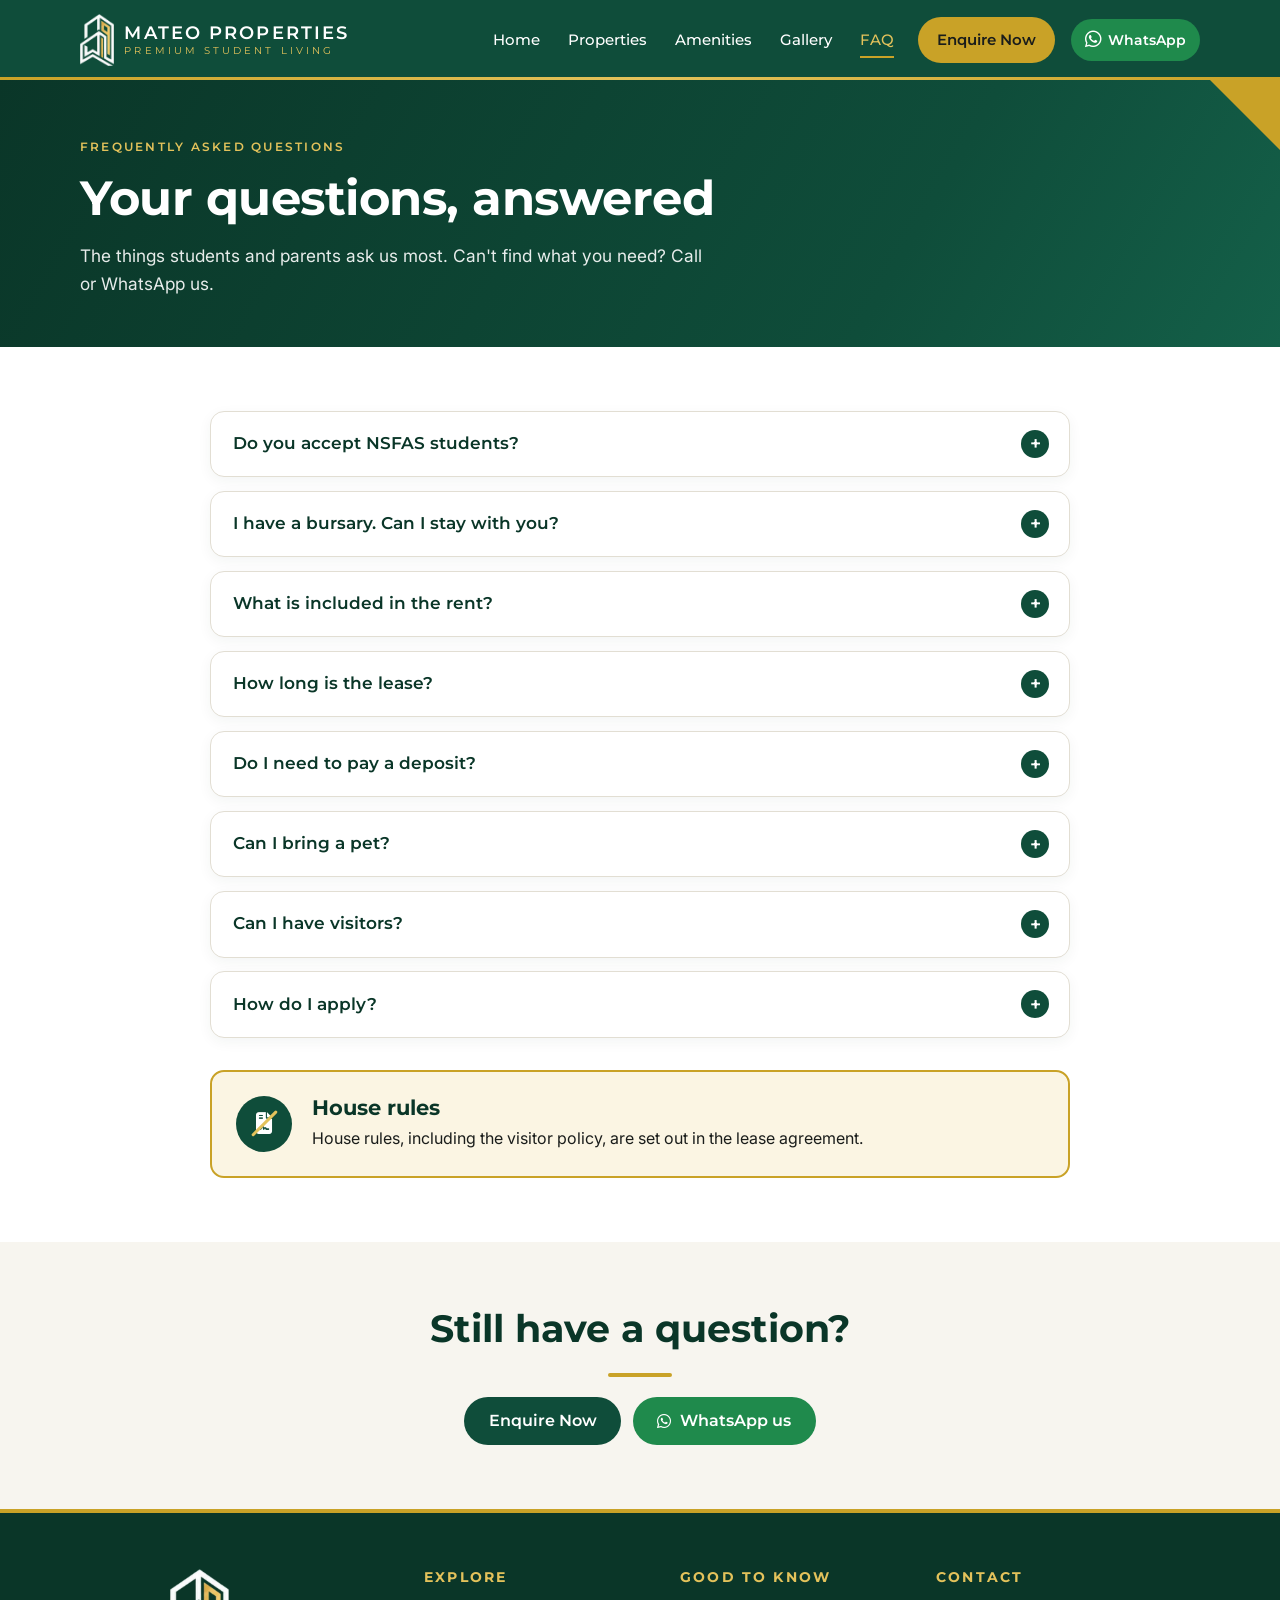
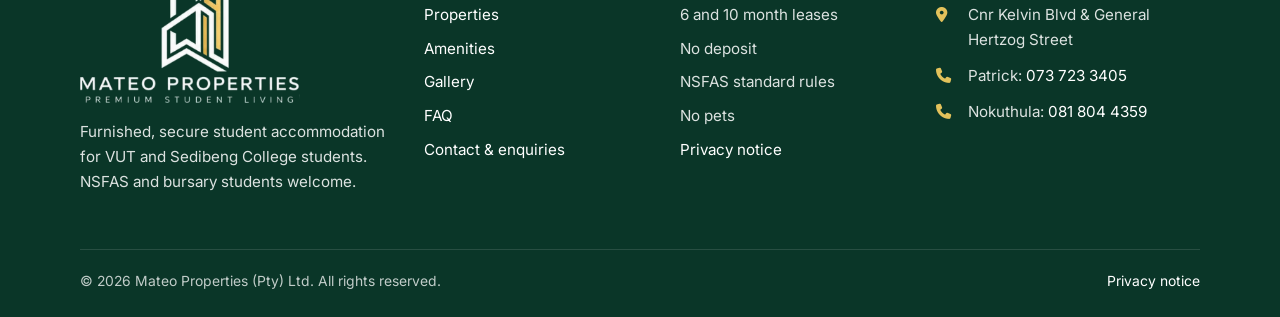
<file: faq.html>
<!DOCTYPE html>
<html lang="en-ZA">
<head>
  <meta charset="utf-8">
  <meta name="viewport" content="width=device-width, initial-scale=1">
  <title>FAQ | Mateo Properties Student Accommodation</title>
  <meta name="description" content="Answers on NSFAS and bursary students, what's included in the rent, 6 and 10 month leases, deposits, pets, visitors and how to apply at Mateo Properties.">
  <meta name="theme-color" content="#0F4D3A">
  <link rel="canonical" href="https://www.mateopropertiessa.co.za/faq.html">

  <!-- Open Graph -->
  <meta property="og:type" content="website">
  <meta property="og:site_name" content="Mateo Properties">
  <meta property="og:locale" content="en_ZA">
  <meta property="og:title" content="FAQ | Mateo Properties Student Accommodation">
  <meta property="og:description" content="Answers on NSFAS and bursary students, what's included in the rent, 6 and 10 month leases, deposits, pets, visitors and how to apply at Mateo Properties.">
  <meta property="og:url" content="https://www.mateopropertiessa.co.za/faq.html">
  <meta property="og:image" content="https://www.mateopropertiessa.co.za/images/og-image.jpg">
  <meta property="og:image:width" content="1200">
  <meta property="og:image:height" content="630">
  <meta property="og:image:alt" content="Mateo Properties student residence with the Mateo Properties logo">
  <meta name="twitter:card" content="summary_large_image">

  <link rel="icon" type="image/png" href="images/favicon.png">
  <link rel="apple-touch-icon" href="images/favicon.png">

  <link rel="preconnect" href="https://fonts.googleapis.com">
  <link rel="preconnect" href="https://fonts.gstatic.com" crossorigin>
  <link rel="stylesheet" href="https://fonts.googleapis.com/css2?family=Inter:wght@400;500;600&amp;family=Montserrat:wght@500;600;700&amp;display=swap">
  <link rel="stylesheet" href="https://cdnjs.cloudflare.com/ajax/libs/font-awesome/6.5.2/css/all.min.css" crossorigin="anonymous" referrerpolicy="no-referrer">
  <link rel="stylesheet" href="css/styles.css">
  <script type="application/ld+json">
{
  "@context": "https://schema.org",
  "@type": "FAQPage",
  "mainEntity": [
    {
      "@type": "Question",
      "name": "Do you accept NSFAS students?",
      "acceptedAnswer": {
        "@type": "Answer",
        "text": "Yes. NSFAS-funded students are welcome and our leases follow NSFAS standard rules. When you enquire, let us know that you're NSFAS-funded and we'll guide you through what's needed."
      }
    },
    {
      "@type": "Question",
      "name": "I have a bursary. Can I stay with you?",
      "acceptedAnswer": {
        "@type": "Answer",
        "text": "Yes, bursary students are welcome. Tell us who your bursary provider is when you enquire and we'll take it from there."
      }
    },
    {
      "@type": "Question",
      "name": "What is included in the rent?",
      "acceptedAnswer": {
        "@type": "Answer",
        "text": "Your rent covers a furnished room plus access to everything on site: Wi-Fi, the kitchen (including gas stoves for power failures), laundry room, TV room, study room, gym and play area. Security (CCTV and access control), backup power and borehole-filtered water are part of every stay. The full list of inclusions is set out in your lease agreement."
      }
    },
    {
      "@type": "Question",
      "name": "How long is the lease?",
      "acceptedAnswer": {
        "@type": "Answer",
        "text": "You can choose a 6-month or a 10-month lease."
      }
    },
    {
      "@type": "Question",
      "name": "Do I need to pay a deposit?",
      "acceptedAnswer": {
        "@type": "Answer",
        "text": "No. There is no deposit to secure your room."
      }
    },
    {
      "@type": "Question",
      "name": "Can I bring a pet?",
      "acceptedAnswer": {
        "@type": "Answer",
        "text": "No. Pets are not allowed at any Mateo Properties residence. This keeps the buildings clean, quiet and comfortable for every student, including those with allergies."
      }
    },
    {
      "@type": "Question",
      "name": "Can I have visitors?",
      "acceptedAnswer": {
        "@type": "Answer",
        "text": "The visitor policy is set out in your lease agreement. Please read it before you sign, and ask us if anything is unclear."
      }
    },
    {
      "@type": "Question",
      "name": "How do I apply?",
      "acceptedAnswer": {
        "@type": "Answer",
        "text": "Enquire: complete the enquiry form, call us, or message us on WhatsApp (opens in a new tab). Tell us your campus, room type and preferred move-in date.\n              Confirm availability: we'll let you know what's open and which documents we need from you.\n              Sign your lease and move in: choose a 6 or 10 month lease, sign, and move in."
      }
    }
  ]
}
  </script>
</head><body>
  <a class="skip-link" href="#main">Skip to main content</a>

  <header class="site-header">
    <div class="container header-inner">
      <a class="brand" href="index.html" aria-label="Mateo Properties, Premium Student Living: home">
        <img class="brand__logo" src="images/logo.png" alt="" width="34" height="52">
        <span class="brand__text" aria-hidden="true">
          <span class="brand__name">MATEO PROPERTIES</span>
          <span class="brand__tag">PREMIUM STUDENT LIVING</span>
        </span>
      </a>

      <nav id="site-nav" class="site-nav" aria-label="Main">
        <ul>
          <li><a href="index.html">Home</a></li>
          <li><a href="properties.html">Properties</a></li>
          <li><a href="amenities.html">Amenities</a></li>
          <li><a href="gallery.html">Gallery</a></li>
          <li><a href="faq.html" aria-current="page">FAQ</a></li>
          <li class="nav-cta"><a href="contact.html">Enquire Now</a></li>
        </ul>
      </nav>

      <a class="header-whatsapp" href="https://wa.me/27737233405?text=Hi%20Mateo%20Properties%2C%20I%27d%20like%20to%20enquire%20about%20student%20accommodation." target="_blank" rel="noopener" aria-label="Chat with us on WhatsApp (opens in a new tab)">
        <i class="fa-brands fa-whatsapp" aria-hidden="true"></i><span class="header-whatsapp__label">WhatsApp</span>
      </a>

      <button class="nav-toggle" type="button" aria-expanded="false" aria-controls="site-nav" aria-label="Open menu">
        <i class="fa-solid fa-bars" aria-hidden="true"></i><i class="fa-solid fa-xmark" aria-hidden="true"></i>
      </button>
    </div>
  </header>

    <section class="page-hero">
      <div class="container">
        <span class="eyebrow">Frequently asked questions</span>
        <h1>Your questions, answered</h1>
        <p>The things students and parents ask us most. Can't find what you need? Call or WhatsApp us.</p>
      </div>
    </section>

  <main id="main" tabindex="-1">
    <section class="section" aria-label="Questions and answers">
      <div class="container">
        <div class="faq-list">
          <details class="faq-item">
            <summary>Do you accept NSFAS students?</summary>
            <div class="faq-answer">
            <p>Yes. NSFAS-funded students are welcome and our leases follow NSFAS standard rules. When you enquire, let us know that you're NSFAS-funded and we'll guide you through what's needed.</p>
            </div>
          </details>
          <details class="faq-item">
            <summary>I have a bursary. Can I stay with you?</summary>
            <div class="faq-answer">
            <p>Yes, bursary students are welcome. Tell us who your bursary provider is when you enquire and we'll take it from there.</p>
            </div>
          </details>
          <details class="faq-item">
            <summary>What is included in the rent?</summary>
            <div class="faq-answer">
            <p>Your rent covers a furnished room plus access to everything on site: Wi-Fi, the kitchen (including gas stoves for power failures), laundry room, TV room, study room, gym and play area. Security (CCTV and access control), backup power and borehole-filtered water are part of every stay. The full list of inclusions is set out in your lease agreement.</p>
            </div>
          </details>
          <details class="faq-item">
            <summary>How long is the lease?</summary>
            <div class="faq-answer">
            <p>You can choose a 6-month or a 10-month lease.</p>
            </div>
          </details>
          <details class="faq-item">
            <summary>Do I need to pay a deposit?</summary>
            <div class="faq-answer">
            <p>No. There is no deposit to secure your room.</p>
            </div>
          </details>
          <details class="faq-item">
            <summary>Can I bring a pet?</summary>
            <div class="faq-answer">
            <p>No. Pets are not allowed at any Mateo Properties residence. This keeps the buildings clean, quiet and comfortable for every student, including those with allergies.</p>
            </div>
          </details>
          <details class="faq-item">
            <summary>Can I have visitors?</summary>
            <div class="faq-answer">
            <p>The visitor policy is set out in your lease agreement. Please read it before you sign, and ask us if anything is unclear.</p>
            </div>
          </details>
          <details class="faq-item">
            <summary>How do I apply?</summary>
            <div class="faq-answer">
            <ol>
              <li><strong>Enquire:</strong> complete the <a href="contact.html">enquiry form</a>, call us, or <a href="https://wa.me/27737233405?text=Hi%20Mateo%20Properties%2C%20I%27d%20like%20to%20enquire%20about%20student%20accommodation." target="_blank" rel="noopener">message us on WhatsApp<span class="visually-hidden"> (opens in a new tab)</span></a>. Tell us your campus, room type and preferred move-in date.</li>
              <li><strong>Confirm availability:</strong> we'll let you know what's open and which documents we need from you.</li>
              <li><strong>Sign your lease and move in:</strong> choose a 6 or 10 month lease, sign, and move in.</li>
            </ol>
            </div>
          </details>

          <div class="notice mt-2" role="note">
            <span class="notice__icon"><i class="fa-solid fa-file-contract" aria-hidden="true"></i></span>
            <div>
              <h2>House rules</h2>
              <p>House rules, including the visitor policy, are set out in the lease agreement.</p>
            </div>
          </div>
        </div>
      </div>
    </section>

    <section class="section section--off" aria-labelledby="faq-cta">
      <div class="container text-center">
        <h2 id="faq-cta">Still have a question?</h2>
        <hr class="gold-rule gold-rule--center">
        <div class="btn-row btn-row--center">
          <a class="btn btn--green" href="contact.html">Enquire Now</a>
          <a class="btn btn--whatsapp" href="https://wa.me/27737233405?text=Hi%20Mateo%20Properties%2C%20I%27d%20like%20to%20enquire%20about%20student%20accommodation." target="_blank" rel="noopener"><i class="fa-brands fa-whatsapp" aria-hidden="true"></i> WhatsApp us<span class="visually-hidden"> (opens in a new tab)</span></a>
        </div>
      </div>
    </section>
  </main>

  <footer class="site-footer">
    <div class="container">
      <div class="footer-grid">
        <div class="footer-brand">
          <img src="images/logo-full.png" alt="Mateo Properties, Premium Student Living" width="220" height="133" loading="lazy">
          <p>Furnished, secure student accommodation for VUT and Sedibeng College students. NSFAS and bursary students welcome.</p>
        </div>

        <div>
          <h2>Explore</h2>
          <ul class="footer-links">
            <li><a href="properties.html">Properties</a></li>
            <li><a href="amenities.html">Amenities</a></li>
            <li><a href="gallery.html">Gallery</a></li>
            <li><a href="faq.html">FAQ</a></li>
            <li><a href="contact.html">Contact &amp; enquiries</a></li>
          </ul>
        </div>

        <div>
          <h2>Good to know</h2>
          <ul class="footer-links">
            <li>6 and 10 month leases</li>
            <li>No deposit</li>
            <li>NSFAS standard rules</li>
            <li>No pets</li>
            <li><a href="privacy.html">Privacy notice</a></li>
          </ul>
        </div>

        <div>
          <h2>Contact</h2>
          <ul class="footer-contact">
            <li><i class="fa-solid fa-location-dot" aria-hidden="true"></i><span>Cnr Kelvin Blvd &amp; General Hertzog Street</span></li>
            <li><i class="fa-solid fa-phone" aria-hidden="true"></i><span>Patrick: <a href="tel:+27737233405">073 723 3405</a></span></li>
            <li><i class="fa-solid fa-phone" aria-hidden="true"></i><span>Nokuthula: <a href="tel:+27818044359">081 804 4359</a></span></li>
          </ul>
        </div>
      </div>

      <div class="footer-bottom">
        <p class="mb-0">&copy; <span data-year>2026</span> Mateo Properties (Pty) Ltd. All rights reserved.</p>
        <p class="mb-0"><a href="privacy.html">Privacy notice</a></p>
      </div>
    </div>
  </footer>

  <button class="back-to-top" type="button" aria-label="Back to top">
    <i class="fa-solid fa-arrow-up" aria-hidden="true"></i>
  </button>

  <script src="js/main.js" defer></script>
</body>
</html>
</file>
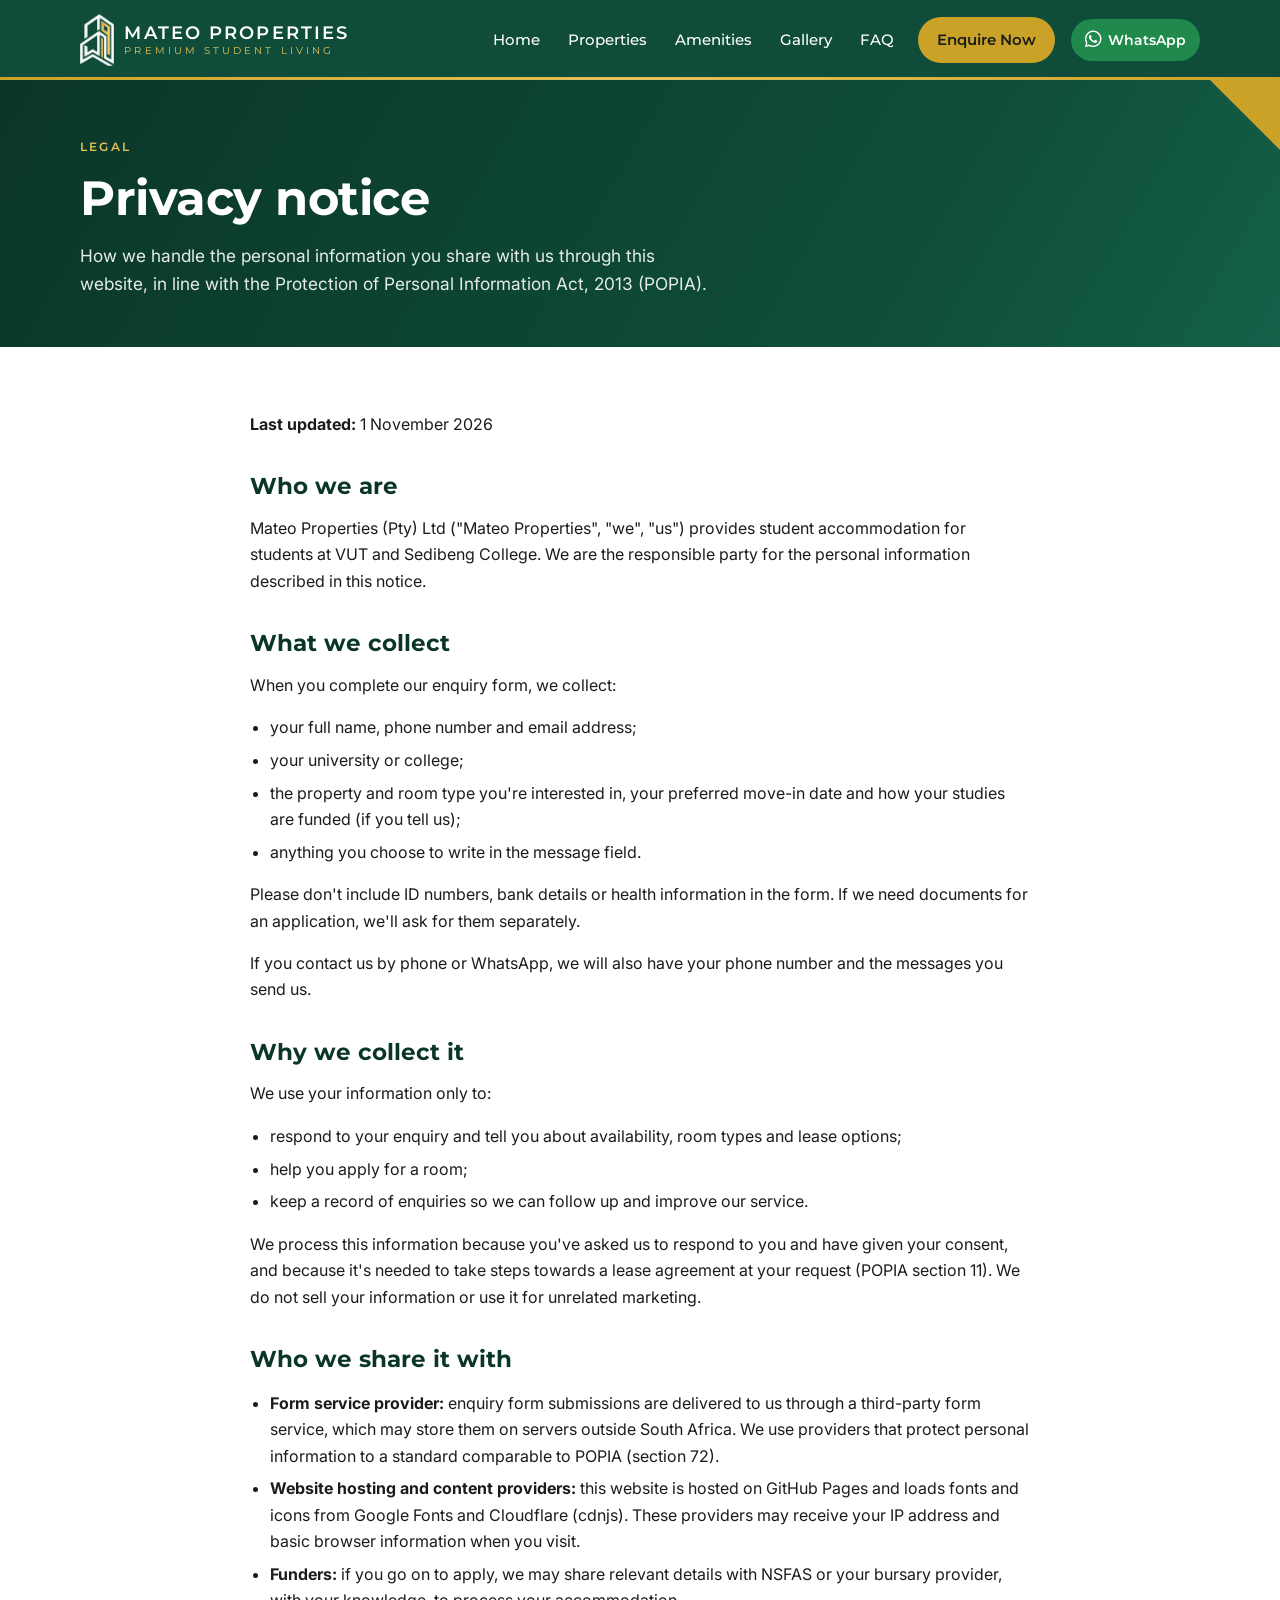
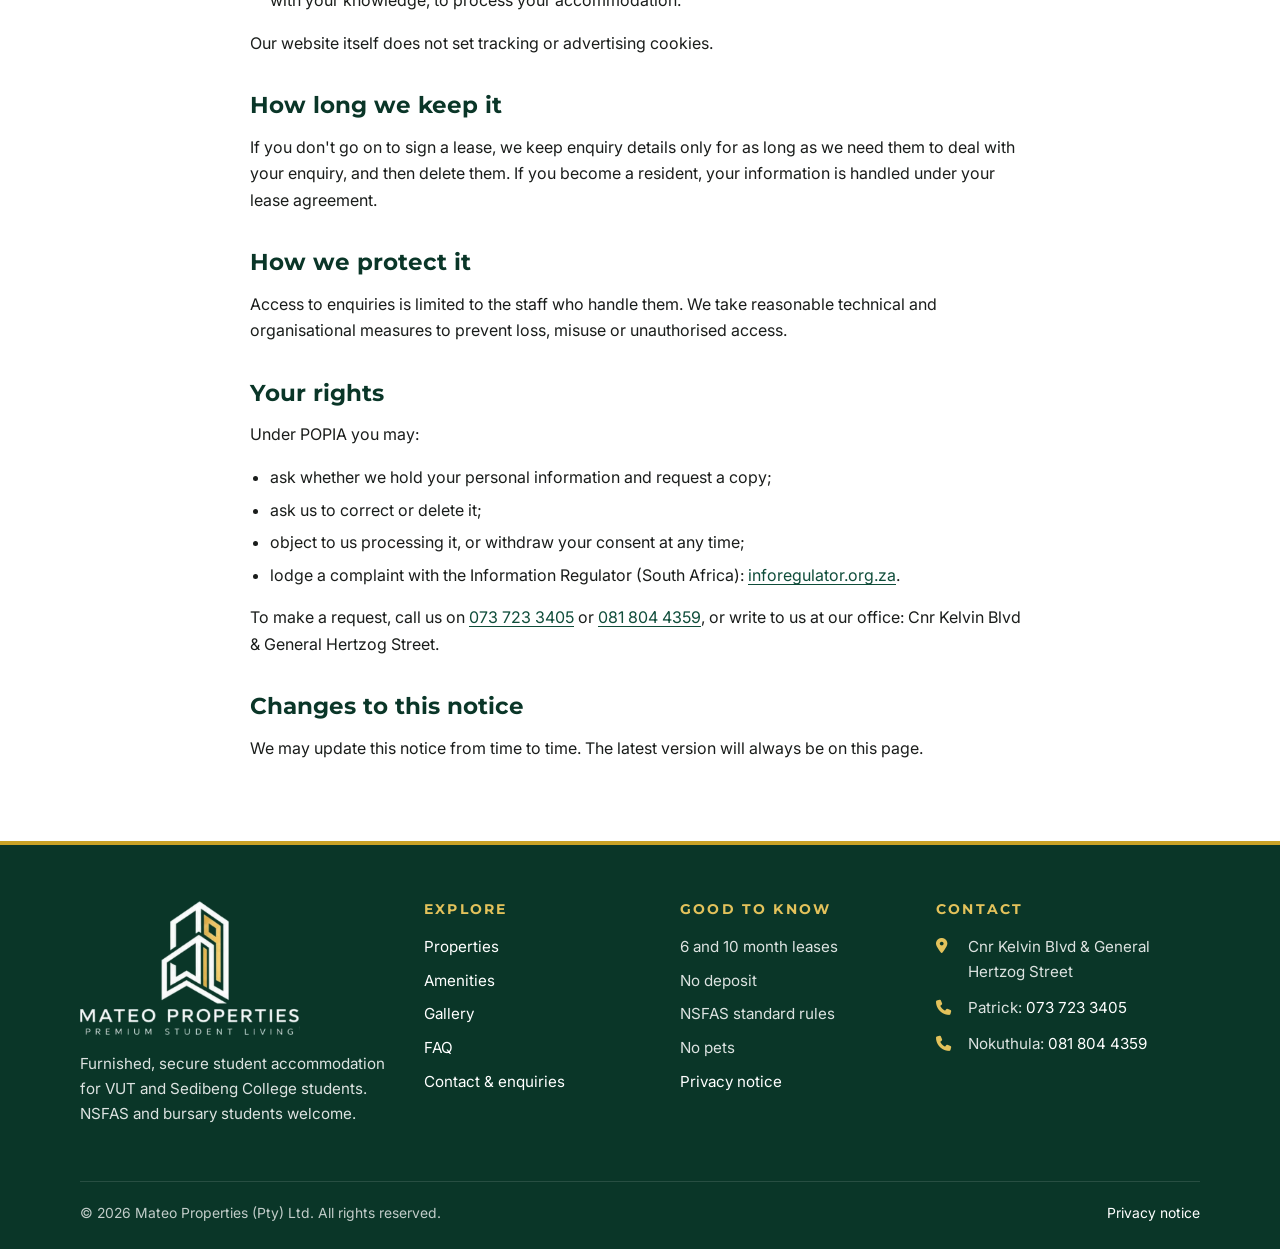
<file: privacy.html>
<!DOCTYPE html>
<html lang="en-ZA">
<head>
  <meta charset="utf-8">
  <meta name="viewport" content="width=device-width, initial-scale=1">
  <title>Privacy Notice | Mateo Properties</title>
  <meta name="description" content="How Mateo Properties collects, uses and protects personal information submitted through our website enquiry form, in line with POPIA.">
  <meta name="theme-color" content="#0F4D3A">
  <link rel="canonical" href="https://www.mateopropertiessa.co.za/privacy.html">

  <!-- Open Graph -->
  <meta property="og:type" content="website">
  <meta property="og:site_name" content="Mateo Properties">
  <meta property="og:locale" content="en_ZA">
  <meta property="og:title" content="Privacy Notice | Mateo Properties">
  <meta property="og:description" content="How Mateo Properties collects, uses and protects personal information submitted through our website enquiry form, in line with POPIA.">
  <meta property="og:url" content="https://www.mateopropertiessa.co.za/privacy.html">
  <meta property="og:image" content="https://www.mateopropertiessa.co.za/images/og-image.jpg">
  <meta property="og:image:width" content="1200">
  <meta property="og:image:height" content="630">
  <meta property="og:image:alt" content="Mateo Properties student residence with the Mateo Properties logo">
  <meta name="twitter:card" content="summary_large_image">

  <link rel="icon" type="image/png" href="images/favicon.png">
  <link rel="apple-touch-icon" href="images/favicon.png">

  <link rel="preconnect" href="https://fonts.googleapis.com">
  <link rel="preconnect" href="https://fonts.gstatic.com" crossorigin>
  <link rel="stylesheet" href="https://fonts.googleapis.com/css2?family=Inter:wght@400;500;600&amp;family=Montserrat:wght@500;600;700&amp;display=swap">
  <link rel="stylesheet" href="https://cdnjs.cloudflare.com/ajax/libs/font-awesome/6.5.2/css/all.min.css" crossorigin="anonymous" referrerpolicy="no-referrer">
  <link rel="stylesheet" href="css/styles.css">
</head><body>
  <a class="skip-link" href="#main">Skip to main content</a>

  <header class="site-header">
    <div class="container header-inner">
      <a class="brand" href="index.html" aria-label="Mateo Properties, Premium Student Living: home">
        <img class="brand__logo" src="images/logo.png" alt="" width="34" height="52">
        <span class="brand__text" aria-hidden="true">
          <span class="brand__name">MATEO PROPERTIES</span>
          <span class="brand__tag">PREMIUM STUDENT LIVING</span>
        </span>
      </a>

      <nav id="site-nav" class="site-nav" aria-label="Main">
        <ul>
          <li><a href="index.html">Home</a></li>
          <li><a href="properties.html">Properties</a></li>
          <li><a href="amenities.html">Amenities</a></li>
          <li><a href="gallery.html">Gallery</a></li>
          <li><a href="faq.html">FAQ</a></li>
          <li class="nav-cta"><a href="contact.html">Enquire Now</a></li>
        </ul>
      </nav>

      <a class="header-whatsapp" href="https://wa.me/27737233405?text=Hi%20Mateo%20Properties%2C%20I%27d%20like%20to%20enquire%20about%20student%20accommodation." target="_blank" rel="noopener" aria-label="Chat with us on WhatsApp (opens in a new tab)">
        <i class="fa-brands fa-whatsapp" aria-hidden="true"></i><span class="header-whatsapp__label">WhatsApp</span>
      </a>

      <button class="nav-toggle" type="button" aria-expanded="false" aria-controls="site-nav" aria-label="Open menu">
        <i class="fa-solid fa-bars" aria-hidden="true"></i><i class="fa-solid fa-xmark" aria-hidden="true"></i>
      </button>
    </div>
  </header>

    <section class="page-hero">
      <div class="container">
        <span class="eyebrow">Legal</span>
        <h1>Privacy notice</h1>
        <p>How we handle the personal information you share with us through this website, in line with the Protection of Personal Information Act, 2013 (POPIA).</p>
      </div>
    </section>

  <main id="main" tabindex="-1">
    <section class="section">
      <div class="container prose">
        <p><strong>Last updated:</strong> 1 November 2026</p>

        <h2>Who we are</h2>
        <p>Mateo Properties (Pty) Ltd ("Mateo Properties", "we", "us") provides student accommodation for students at VUT and Sedibeng College. We are the responsible party for the personal information described in this notice.</p>

        <h2>What we collect</h2>
        <p>When you complete our enquiry form, we collect:</p>
        <ul>
          <li>your full name, phone number and email address;</li>
          <li>your university or college;</li>
          <li>the property and room type you're interested in, your preferred move-in date and how your studies are funded (if you tell us);</li>
          <li>anything you choose to write in the message field.</li>
        </ul>
        <p>Please don't include ID numbers, bank details or health information in the form. If we need documents for an application, we'll ask for them separately.</p>
        <p>If you contact us by phone or WhatsApp, we will also have your phone number and the messages you send us.</p>

        <h2>Why we collect it</h2>
        <p>We use your information only to:</p>
        <ul>
          <li>respond to your enquiry and tell you about availability, room types and lease options;</li>
          <li>help you apply for a room;</li>
          <li>keep a record of enquiries so we can follow up and improve our service.</li>
        </ul>
        <p>We process this information because you've asked us to respond to you and have given your consent, and because it's needed to take steps towards a lease agreement at your request (POPIA section 11). We do not sell your information or use it for unrelated marketing.</p>

        <h2>Who we share it with</h2>
        <ul>
          <li><strong>Form service provider:</strong> enquiry form submissions are delivered to us through a third-party form service, which may store them on servers outside South Africa. We use providers that protect personal information to a standard comparable to POPIA (section 72).</li>
          <li><strong>Website hosting and content providers:</strong> this website is hosted on GitHub Pages and loads fonts and icons from Google Fonts and Cloudflare (cdnjs). These providers may receive your IP address and basic browser information when you visit.</li>
          <li><strong>Funders:</strong> if you go on to apply, we may share relevant details with NSFAS or your bursary provider, with your knowledge, to process your accommodation.</li>
        </ul>
        <p>Our website itself does not set tracking or advertising cookies.</p>

        <h2>How long we keep it</h2>
        <p>If you don't go on to sign a lease, we keep enquiry details only for as long as we need them to deal with your enquiry, and then delete them. If you become a resident, your information is handled under your lease agreement.</p>

        <h2>How we protect it</h2>
        <p>Access to enquiries is limited to the staff who handle them. We take reasonable technical and organisational measures to prevent loss, misuse or unauthorised access.</p>

        <h2>Your rights</h2>
        <p>Under POPIA you may:</p>
        <ul>
          <li>ask whether we hold your personal information and request a copy;</li>
          <li>ask us to correct or delete it;</li>
          <li>object to us processing it, or withdraw your consent at any time;</li>
          <li>lodge a complaint with the Information Regulator (South Africa): <a href="https://inforegulator.org.za" target="_blank" rel="noopener">inforegulator.org.za<span class="visually-hidden"> (opens in a new tab)</span></a>.</li>
        </ul>
        <p>To make a request, call us on <a href="tel:+27737233405">073 723 3405</a> or <a href="tel:+27818044359">081 804 4359</a>, or write to us at our office: Cnr Kelvin Blvd &amp; General Hertzog Street.</p>

        <h2>Changes to this notice</h2>
        <p>We may update this notice from time to time. The latest version will always be on this page.</p>
      </div>
    </section>
  </main>

  <footer class="site-footer">
    <div class="container">
      <div class="footer-grid">
        <div class="footer-brand">
          <img src="images/logo-full.png" alt="Mateo Properties, Premium Student Living" width="220" height="133" loading="lazy">
          <p>Furnished, secure student accommodation for VUT and Sedibeng College students. NSFAS and bursary students welcome.</p>
        </div>

        <div>
          <h2>Explore</h2>
          <ul class="footer-links">
            <li><a href="properties.html">Properties</a></li>
            <li><a href="amenities.html">Amenities</a></li>
            <li><a href="gallery.html">Gallery</a></li>
            <li><a href="faq.html">FAQ</a></li>
            <li><a href="contact.html">Contact &amp; enquiries</a></li>
          </ul>
        </div>

        <div>
          <h2>Good to know</h2>
          <ul class="footer-links">
            <li>6 and 10 month leases</li>
            <li>No deposit</li>
            <li>NSFAS standard rules</li>
            <li>No pets</li>
            <li><a href="privacy.html">Privacy notice</a></li>
          </ul>
        </div>

        <div>
          <h2>Contact</h2>
          <ul class="footer-contact">
            <li><i class="fa-solid fa-location-dot" aria-hidden="true"></i><span>Cnr Kelvin Blvd &amp; General Hertzog Street</span></li>
            <li><i class="fa-solid fa-phone" aria-hidden="true"></i><span>Patrick: <a href="tel:+27737233405">073 723 3405</a></span></li>
            <li><i class="fa-solid fa-phone" aria-hidden="true"></i><span>Nokuthula: <a href="tel:+27818044359">081 804 4359</a></span></li>
          </ul>
        </div>
      </div>

      <div class="footer-bottom">
        <p class="mb-0">&copy; <span data-year>2026</span> Mateo Properties (Pty) Ltd. All rights reserved.</p>
        <p class="mb-0"><a href="privacy.html">Privacy notice</a></p>
      </div>
    </div>
  </footer>

  <button class="back-to-top" type="button" aria-label="Back to top">
    <i class="fa-solid fa-arrow-up" aria-hidden="true"></i>
  </button>

  <script src="js/main.js" defer></script>
</body>
</html>
</file>
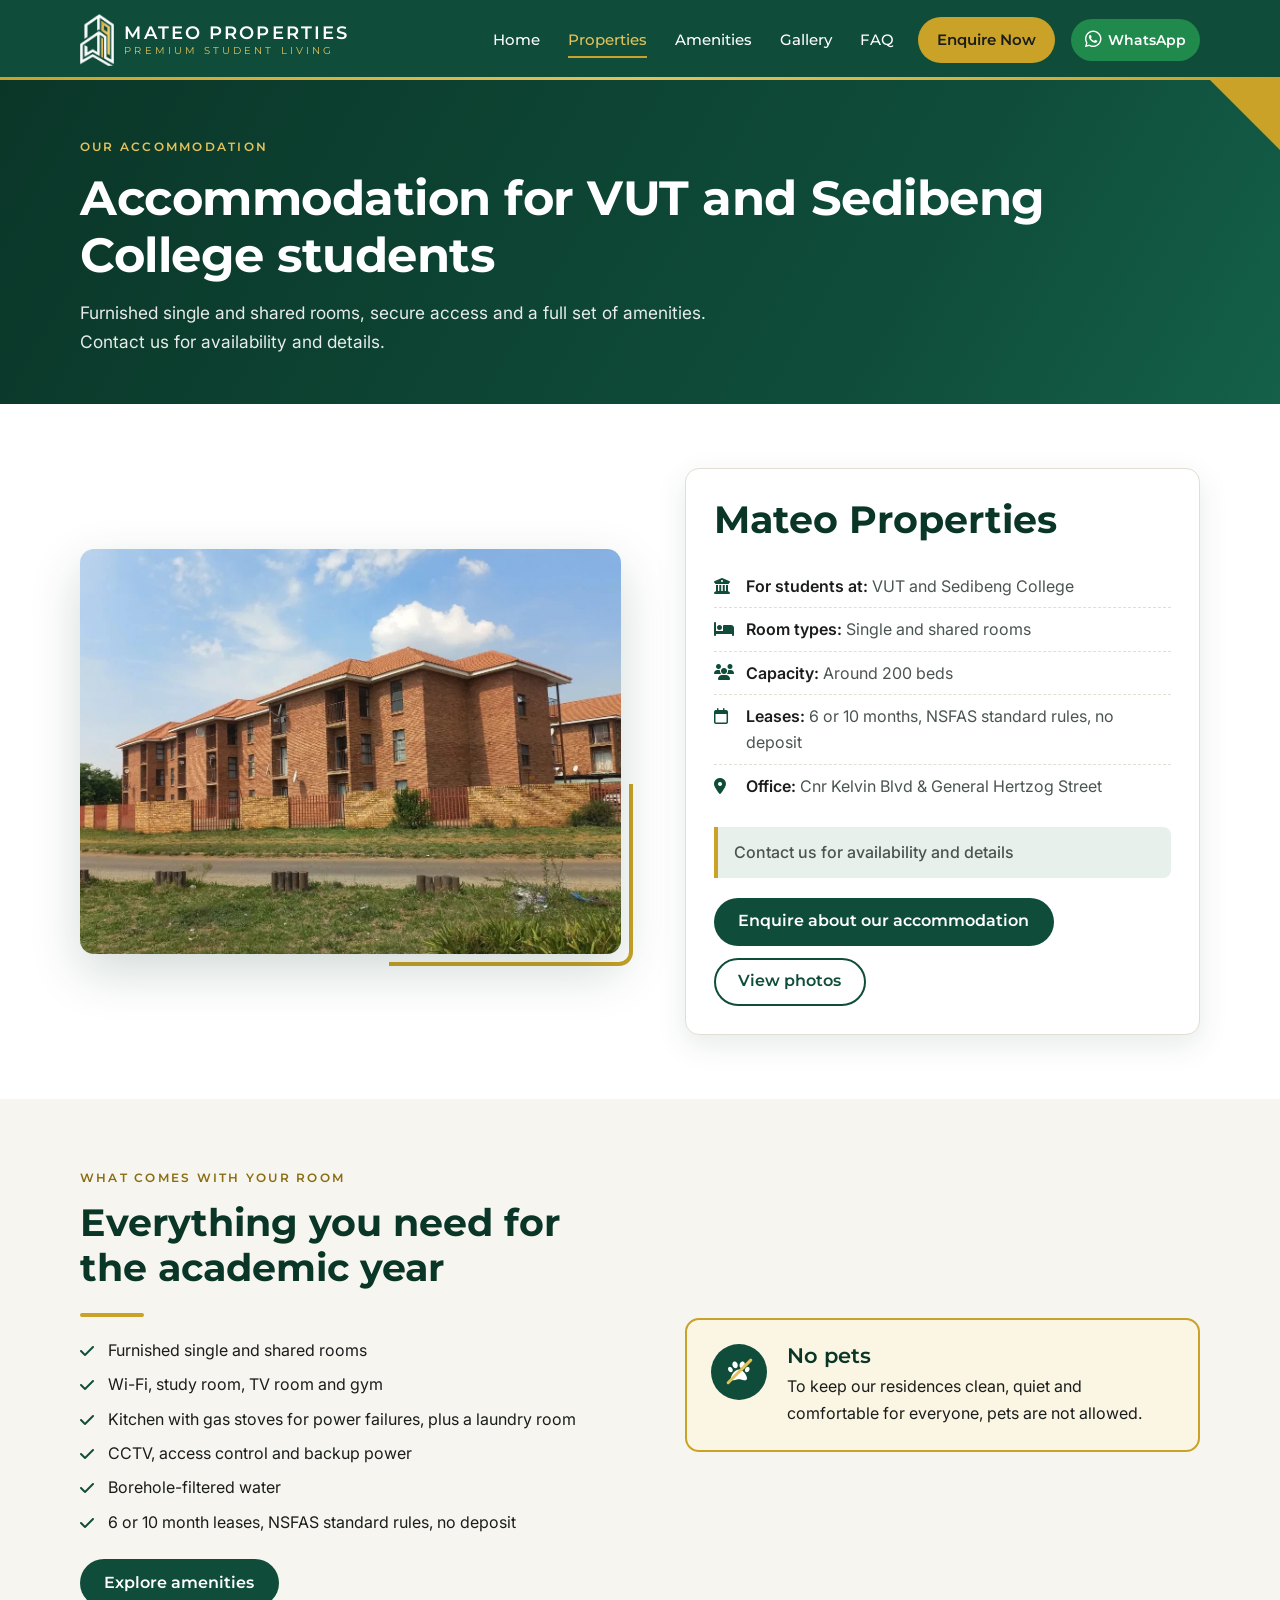
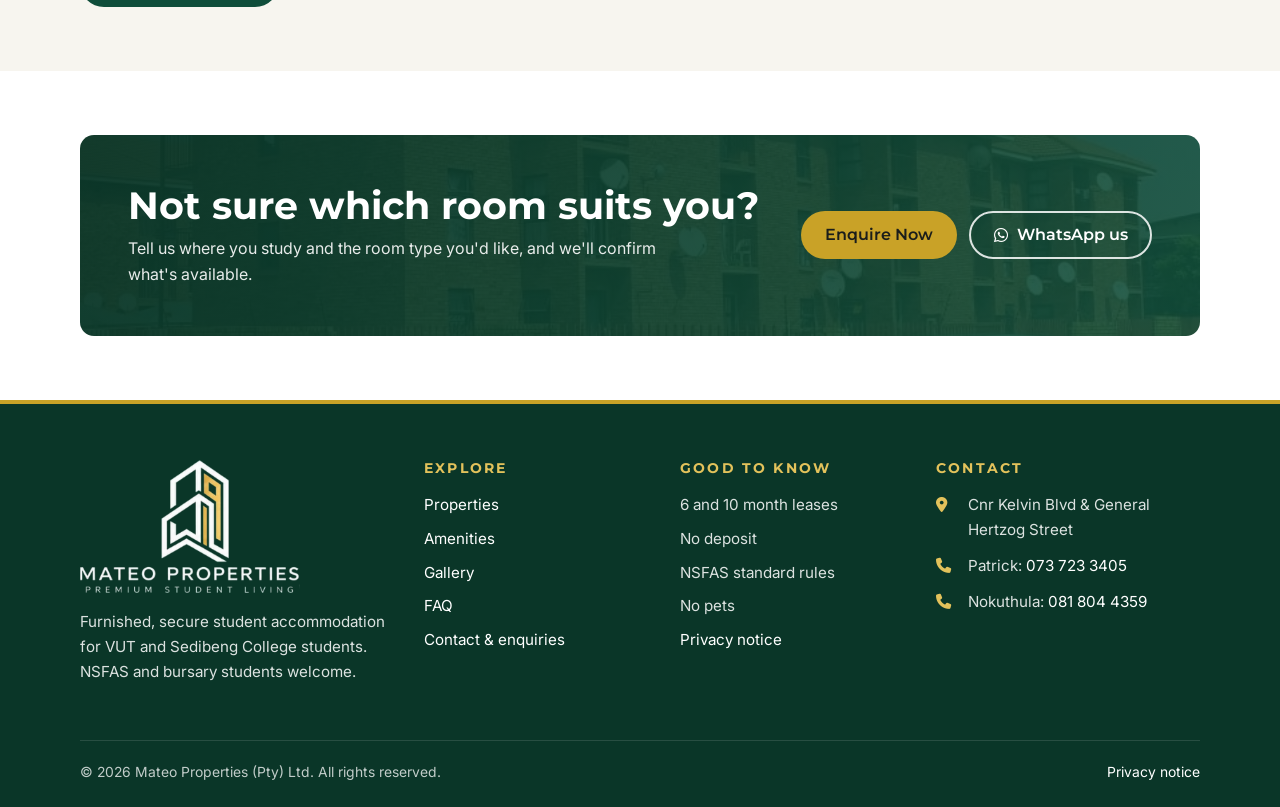
<file: properties.html>
<!DOCTYPE html>
<html lang="en-ZA">
<head>
  <meta charset="utf-8">
  <meta name="viewport" content="width=device-width, initial-scale=1">
  <title>Our Accommodation | Mateo Properties Student Accommodation</title>
  <meta name="description" content="Furnished single and shared rooms for VUT and Sedibeng College students. Around 200 beds, NSFAS standard rules, no deposit. Contact us for availability and details.">
  <meta name="theme-color" content="#0F4D3A">
  <link rel="canonical" href="https://www.mateopropertiessa.co.za/properties.html">

  <!-- Open Graph -->
  <meta property="og:type" content="website">
  <meta property="og:site_name" content="Mateo Properties">
  <meta property="og:locale" content="en_ZA">
  <meta property="og:title" content="Our Accommodation | Mateo Properties Student Accommodation">
  <meta property="og:description" content="Furnished single and shared rooms for VUT and Sedibeng College students. Around 200 beds, NSFAS standard rules, no deposit. Contact us for availability and details.">
  <meta property="og:url" content="https://www.mateopropertiessa.co.za/properties.html">
  <meta property="og:image" content="https://www.mateopropertiessa.co.za/images/og-image.jpg">
  <meta property="og:image:width" content="1200">
  <meta property="og:image:height" content="630">
  <meta property="og:image:alt" content="Mateo Properties student residence with the Mateo Properties logo">
  <meta name="twitter:card" content="summary_large_image">

  <link rel="icon" type="image/png" href="images/favicon.png">
  <link rel="apple-touch-icon" href="images/favicon.png">

  <link rel="preconnect" href="https://fonts.googleapis.com">
  <link rel="preconnect" href="https://fonts.gstatic.com" crossorigin>
  <link rel="stylesheet" href="https://fonts.googleapis.com/css2?family=Inter:wght@400;500;600&amp;family=Montserrat:wght@500;600;700&amp;display=swap">
  <link rel="stylesheet" href="https://cdnjs.cloudflare.com/ajax/libs/font-awesome/6.5.2/css/all.min.css" crossorigin="anonymous" referrerpolicy="no-referrer">
  <link rel="stylesheet" href="css/styles.css">
</head><body>
  <a class="skip-link" href="#main">Skip to main content</a>

  <header class="site-header">
    <div class="container header-inner">
      <a class="brand" href="index.html" aria-label="Mateo Properties, Premium Student Living: home">
        <img class="brand__logo" src="images/logo.png" alt="" width="34" height="52">
        <span class="brand__text" aria-hidden="true">
          <span class="brand__name">MATEO PROPERTIES</span>
          <span class="brand__tag">PREMIUM STUDENT LIVING</span>
        </span>
      </a>

      <nav id="site-nav" class="site-nav" aria-label="Main">
        <ul>
          <li><a href="index.html">Home</a></li>
          <li><a href="properties.html" aria-current="page">Properties</a></li>
          <li><a href="amenities.html">Amenities</a></li>
          <li><a href="gallery.html">Gallery</a></li>
          <li><a href="faq.html">FAQ</a></li>
          <li class="nav-cta"><a href="contact.html">Enquire Now</a></li>
        </ul>
      </nav>

      <a class="header-whatsapp" href="https://wa.me/27737233405?text=Hi%20Mateo%20Properties%2C%20I%27d%20like%20to%20enquire%20about%20student%20accommodation." target="_blank" rel="noopener" aria-label="Chat with us on WhatsApp (opens in a new tab)">
        <i class="fa-brands fa-whatsapp" aria-hidden="true"></i><span class="header-whatsapp__label">WhatsApp</span>
      </a>

      <button class="nav-toggle" type="button" aria-expanded="false" aria-controls="site-nav" aria-label="Open menu">
        <i class="fa-solid fa-bars" aria-hidden="true"></i><i class="fa-solid fa-xmark" aria-hidden="true"></i>
      </button>
    </div>
  </header>

    <section class="page-hero">
      <div class="container">
        <span class="eyebrow">Our accommodation</span>
        <h1>Accommodation for VUT and Sedibeng College students</h1>
        <p>Furnished single and shared rooms, secure access and a full set of amenities. Contact us for availability and details.</p>
      </div>
    </section>

  <main id="main" tabindex="-1">
    <section class="section" aria-labelledby="property-title">
      <div class="container split">
        <div class="split__media">
          <img src="images/building-street.jpg" alt="Mateo Properties residence block seen from the street behind a brick and palisade boundary wall" width="1156" height="867">
        </div>
        <div class="card">
          <h2 id="property-title">Mateo Properties</h2>
          <ul class="property-meta">
            <li><i class="fa-solid fa-building-columns" aria-hidden="true"></i><span><strong>For students at:</strong> VUT and Sedibeng College</span></li>
            <li><i class="fa-solid fa-bed" aria-hidden="true"></i><span><strong>Room types:</strong> Single and shared rooms</span></li>
            <li><i class="fa-solid fa-users" aria-hidden="true"></i><span><strong>Capacity:</strong> Around 200 beds</span></li>
            <li><i class="fa-regular fa-calendar" aria-hidden="true"></i><span><strong>Leases:</strong> 6 or 10 months, NSFAS standard rules, no deposit</span></li>
            <li><i class="fa-solid fa-location-dot" aria-hidden="true"></i><span><strong>Office:</strong> Cnr Kelvin Blvd &amp; General Hertzog Street</span></li>
          </ul>
          <p class="availability">Contact us for availability and details</p>
          <div class="btn-row">
            <a class="btn btn--green" href="contact.html">Enquire about our accommodation</a>
            <a class="btn btn--outline" href="gallery.html">View photos</a>
          </div>
        </div>
      </div>
    </section>

    <section class="section section--off" aria-labelledby="every-title">
      <div class="container split">
        <div>
          <span class="eyebrow">What comes with your room</span>
          <h2 id="every-title">Everything you need for the academic year</h2>
          <hr class="gold-rule">
          <ul class="check-list">
            <li>Furnished single and shared rooms</li>
            <li>Wi-Fi, study room, TV room and gym</li>
            <li>Kitchen with gas stoves for power failures, plus a laundry room</li>
            <li>CCTV, access control and backup power</li>
            <li>Borehole-filtered water</li>
            <li>6 or 10 month leases, NSFAS standard rules, no deposit</li>
          </ul>
          <a class="btn btn--green" href="amenities.html">Explore amenities</a>
        </div>
        <div class="notice" role="note">
          <span class="notice__icon"><i class="fa-solid fa-paw" aria-hidden="true"></i></span>
          <div>
            <h3>No pets</h3>
            <p>To keep our residences clean, quiet and comfortable for everyone, pets are not allowed.</p>
          </div>
        </div>
      </div>
    </section>

    <section class="section" aria-labelledby="unsure-title">
      <div class="container">
        <div class="cta-band">
          <div>
            <h2 id="unsure-title">Not sure which room suits you?</h2>
            <p>Tell us where you study and the room type you'd like, and we'll confirm what's available.</p>
          </div>
          <div class="btn-row">
            <a class="btn btn--gold" href="contact.html">Enquire Now</a>
            <a class="btn btn--outline-light" href="https://wa.me/27737233405?text=Hi%20Mateo%20Properties%2C%20I%27d%20like%20to%20enquire%20about%20student%20accommodation." target="_blank" rel="noopener"><i class="fa-brands fa-whatsapp" aria-hidden="true"></i> WhatsApp us<span class="visually-hidden"> (opens in a new tab)</span></a>
          </div>
        </div>
      </div>
    </section>
  </main>

  <footer class="site-footer">
    <div class="container">
      <div class="footer-grid">
        <div class="footer-brand">
          <img src="images/logo-full.png" alt="Mateo Properties, Premium Student Living" width="220" height="133" loading="lazy">
          <p>Furnished, secure student accommodation for VUT and Sedibeng College students. NSFAS and bursary students welcome.</p>
        </div>

        <div>
          <h2>Explore</h2>
          <ul class="footer-links">
            <li><a href="properties.html">Properties</a></li>
            <li><a href="amenities.html">Amenities</a></li>
            <li><a href="gallery.html">Gallery</a></li>
            <li><a href="faq.html">FAQ</a></li>
            <li><a href="contact.html">Contact &amp; enquiries</a></li>
          </ul>
        </div>

        <div>
          <h2>Good to know</h2>
          <ul class="footer-links">
            <li>6 and 10 month leases</li>
            <li>No deposit</li>
            <li>NSFAS standard rules</li>
            <li>No pets</li>
            <li><a href="privacy.html">Privacy notice</a></li>
          </ul>
        </div>

        <div>
          <h2>Contact</h2>
          <ul class="footer-contact">
            <li><i class="fa-solid fa-location-dot" aria-hidden="true"></i><span>Cnr Kelvin Blvd &amp; General Hertzog Street</span></li>
            <li><i class="fa-solid fa-phone" aria-hidden="true"></i><span>Patrick: <a href="tel:+27737233405">073 723 3405</a></span></li>
            <li><i class="fa-solid fa-phone" aria-hidden="true"></i><span>Nokuthula: <a href="tel:+27818044359">081 804 4359</a></span></li>
          </ul>
        </div>
      </div>

      <div class="footer-bottom">
        <p class="mb-0">&copy; <span data-year>2026</span> Mateo Properties (Pty) Ltd. All rights reserved.</p>
        <p class="mb-0"><a href="privacy.html">Privacy notice</a></p>
      </div>
    </div>
  </footer>

  <button class="back-to-top" type="button" aria-label="Back to top">
    <i class="fa-solid fa-arrow-up" aria-hidden="true"></i>
  </button>

  <script src="js/main.js" defer></script>
</body>
</html>
</file>
<file: css/styles.css>
/* ==========================================================================
   Mateo Properties — Premium Student Living
   Mobile-first stylesheet. No build step required.
   ========================================================================== */

:root {
  --green: #0F4D3A;
  --green-dark: #0A3628;
  --green-mid: #146049;
  --green-tint: #E8F0EC;
  --gold: #C9A227;
  --gold-light: #E3C25B;
  --gold-tint: #FBF5E3;
  --ink: #1A1D1B;
  --muted: #4A5550;
  --white: #FFFFFF;
  --off-white: #F7F5EF;
  --line: #E2DED3;
  --danger: #A12A1F;
  --success: #17633F;

  --font-heading: "Montserrat", "Segoe UI", Arial, sans-serif;
  --font-body: "Inter", "Segoe UI", Arial, sans-serif;

  --radius: 14px;
  --radius-sm: 8px;
  --shadow: 0 10px 30px rgba(10, 54, 40, 0.10);
  --shadow-lg: 0 18px 50px rgba(10, 54, 40, 0.18);
  --header-h: 68px;
  --container: 1160px;
}

/* ---------- Reset & base ---------- */
*,
*::before,
*::after { box-sizing: border-box; }

html {
  scroll-behavior: smooth;
  scroll-padding-top: calc(var(--header-h) + 16px);
  -webkit-text-size-adjust: 100%;
}

@media (prefers-reduced-motion: reduce) {
  html { scroll-behavior: auto; }
  *, *::before, *::after {
    animation-duration: 0.01ms !important;
    transition-duration: 0.01ms !important;
  }
}

body {
  margin: 0;
  font-family: var(--font-body);
  font-size: 1rem;
  line-height: 1.65;
  color: var(--ink);
  background: var(--white);
}

img { max-width: 100%; height: auto; display: block; }

h1, h2, h3, h4 {
  font-family: var(--font-heading);
  line-height: 1.2;
  margin: 0 0 0.6em;
  color: var(--green-dark);
}
h1 { font-size: clamp(2.1rem, 6vw, 3.6rem); font-weight: 700; letter-spacing: -0.01em; }
h2 { font-size: clamp(1.6rem, 4vw, 2.35rem); font-weight: 700; }
h3 { font-size: 1.2rem; font-weight: 600; }
p { margin: 0 0 1em; }

a { color: var(--green); text-underline-offset: 3px; }
a:hover { color: var(--green-mid); }

:focus-visible {
  outline: 3px solid var(--gold);
  outline-offset: 3px;
  border-radius: 4px;
}

.skip-link {
  position: absolute;
  left: 1rem;
  top: -100px;
  z-index: 200;
  background: var(--gold);
  color: var(--ink);
  padding: 0.6rem 1rem;
  border-radius: var(--radius-sm);
  font-weight: 600;
  text-decoration: none;
}
.skip-link:focus { top: 0.75rem; }

.visually-hidden {
  position: absolute !important;
  width: 1px; height: 1px;
  padding: 0; margin: -1px;
  overflow: hidden; clip: rect(0, 0, 0, 0);
  white-space: nowrap; border: 0;
}

.container {
  width: 100%;
  max-width: var(--container);
  margin: 0 auto;
  padding: 0 1.25rem;
}

.section { padding: 4rem 0; }
.section--off { background: var(--off-white); }
.section--green { background: var(--green); color: var(--white); }
.section--green h2, .section--green h3 { color: var(--white); }

.section-head { max-width: 720px; margin-bottom: 2.5rem; }
.section-head--center { margin-left: auto; margin-right: auto; text-align: center; }
.section-head p { color: var(--muted); font-size: 1.075rem; }
.section--green .section-head p { color: rgba(255, 255, 255, 0.88); }

.eyebrow {
  display: inline-block;
  font-family: var(--font-heading);
  font-size: 0.78rem;
  font-weight: 600;
  letter-spacing: 0.18em;
  text-transform: uppercase;
  color: #8A6D12; /* darker gold for contrast on light backgrounds */
  margin-bottom: 0.75rem;
}
.section--green .eyebrow,
.hero .eyebrow,
.page-hero .eyebrow { color: var(--gold-light); }

.gold-rule {
  width: 64px;
  height: 4px;
  background: var(--gold);
  border: 0;
  border-radius: 2px;
  margin: 0 0 1.25rem;
}
.section-head--center .gold-rule,
.gold-rule--center { margin-left: auto; margin-right: auto; }

/* ---------- Buttons ---------- */
.btn {
  display: inline-flex;
  align-items: center;
  justify-content: center;
  gap: 0.55rem;
  min-height: 48px;
  padding: 0.75rem 1.4rem;
  font-family: var(--font-heading);
  font-weight: 600;
  font-size: 0.98rem;
  line-height: 1.2;
  text-decoration: none;
  border-radius: 999px;
  border: 2px solid transparent;
  cursor: pointer;
  transition: background-color 0.2s ease, color 0.2s ease, border-color 0.2s ease, transform 0.2s ease;
}
.btn:hover { transform: translateY(-1px); }
.btn--gold { background: var(--gold); color: var(--ink); }
.btn--gold:hover { background: var(--gold-light); color: var(--ink); }
.btn--green { background: var(--green); color: var(--white); }
.btn--green:hover { background: var(--green-mid); color: var(--white); }
.btn--outline-light { border-color: rgba(255, 255, 255, 0.85); color: var(--white); background: transparent; }
.btn--outline-light:hover { background: var(--white); color: var(--green-dark); }
.btn--outline { border-color: var(--green); color: var(--green); background: transparent; }
.btn--outline:hover { background: var(--green); color: var(--white); }
.btn--whatsapp { background: #1F8A4C; color: var(--white); }
.btn--whatsapp:hover { background: #18703D; color: var(--white); }
.btn--block { width: 100%; }

.btn-row { display: flex; flex-wrap: wrap; gap: 0.75rem; }
.btn-row--center { justify-content: center; }

/* ---------- Header ---------- */
.site-header {
  position: sticky;
  top: 0;
  z-index: 100;
  background: var(--green);
  color: var(--white);
  transition: box-shadow 0.2s ease;
}
.site-header.is-scrolled { box-shadow: 0 6px 20px rgba(0, 0, 0, 0.22); }
.site-header::after {
  content: "";
  position: absolute;
  left: 0; right: 0; bottom: 0;
  height: 3px;
  background: linear-gradient(90deg, var(--gold) 0%, var(--gold-light) 50%, var(--gold) 100%);
}

.header-inner {
  display: flex;
  align-items: center;
  gap: 0.75rem;
  min-height: var(--header-h);
}

.brand {
  display: inline-flex;
  align-items: center;
  gap: 0.65rem;
  color: var(--white);
  text-decoration: none;
  margin-right: auto;
}
.brand:hover { color: var(--white); }
.brand__logo { width: 30px; height: 46px; object-fit: contain; }
.brand__text { display: flex; flex-direction: column; line-height: 1.1; }
.brand__name {
  font-family: var(--font-heading);
  font-weight: 600;
  font-size: 0.98rem;
  letter-spacing: 0.12em;
}
.brand__tag {
  font-family: var(--font-heading);
  font-size: 0.56rem;
  letter-spacing: 0.32em;
  color: var(--gold-light);
  margin-top: 0.25rem;
}

.header-whatsapp {
  display: inline-flex;
  align-items: center;
  gap: 0.4rem;
  min-height: 42px;
  padding: 0.45rem 0.85rem;
  border-radius: 999px;
  background: #1F8A4C;
  color: var(--white);
  text-decoration: none;
  font-family: var(--font-heading);
  font-weight: 600;
  font-size: 0.85rem;
}
.header-whatsapp:hover { background: #18703D; color: var(--white); }
.header-whatsapp i { font-size: 1.2rem; }
.header-whatsapp__label { display: none; }

.nav-toggle {
  display: inline-flex;
  align-items: center;
  justify-content: center;
  width: 46px;
  height: 46px;
  border: 1px solid rgba(255, 255, 255, 0.35);
  border-radius: 10px;
  background: transparent;
  color: var(--white);
  cursor: pointer;
  font-size: 1.2rem;
}
.nav-toggle .fa-xmark { display: none; }
.nav-toggle[aria-expanded="true"] .fa-bars { display: none; }
.nav-toggle[aria-expanded="true"] .fa-xmark { display: inline-block; }

.site-nav {
  position: absolute;
  top: 100%;
  left: 0;
  right: 0;
  background: var(--green-dark);
  border-top: 1px solid rgba(255, 255, 255, 0.08);
  padding: 0.5rem 1.25rem 1.25rem;
  box-shadow: 0 16px 30px rgba(0, 0, 0, 0.25);
  display: none;
}
.site-nav.is-open { display: block; }
.site-nav ul { list-style: none; margin: 0; padding: 0; }
.site-nav a {
  display: block;
  padding: 0.85rem 0.25rem;
  color: var(--white);
  text-decoration: none;
  font-family: var(--font-heading);
  font-weight: 500;
  border-bottom: 1px solid rgba(255, 255, 255, 0.08);
}
.site-nav a:hover,
.site-nav a[aria-current="page"] { color: var(--gold-light); }
.site-nav .nav-cta { margin-top: 1rem; }
.site-nav .nav-cta a {
  border: 0;
  text-align: center;
  background: var(--gold);
  color: var(--ink);
  border-radius: 999px;
  padding: 0.8rem 1rem;
  font-weight: 600;
}
.site-nav .nav-cta a:hover { background: var(--gold-light); color: var(--ink); }

@media (min-width: 480px) {
  .header-whatsapp__label { display: inline; }
}

@media (min-width: 1000px) {
  :root { --header-h: 80px; }
  .brand__logo { width: 34px; height: 52px; }
  .brand__name { font-size: 1.1rem; }
  .brand__tag { font-size: 0.6rem; }
  .nav-toggle { display: none; }
  .site-nav {
    position: static;
    display: block;
    background: transparent;
    border: 0;
    padding: 0;
    box-shadow: none;
  }
  .site-nav ul { display: flex; align-items: center; gap: 0.25rem; }
  .site-nav a {
    border: 0;
    padding: 0.5rem 0.75rem;
    font-size: 0.95rem;
    position: relative;
  }
  .site-nav a[aria-current="page"]::after {
    content: "";
    position: absolute;
    left: 0.75rem; right: 0.75rem; bottom: 0.15rem;
    height: 2px;
    background: var(--gold);
  }
  .site-nav .nav-cta { margin: 0 0 0 0.5rem; }
  .site-nav .nav-cta a { padding: 0.65rem 1.2rem; }
  .site-nav .nav-cta a::after { display: none; }
  .header-inner { gap: 1rem; }
  .header-whatsapp { order: 3; }
}

/* ---------- Hero (home) ---------- */
.hero {
  position: relative;
  color: var(--white);
  background:
    linear-gradient(100deg, rgba(10, 54, 40, 0.95) 0%, rgba(15, 77, 58, 0.86) 50%, rgba(15, 77, 58, 0.45) 100%),
    url("../images/building-street.jpg") center 35% / cover no-repeat;
  padding: 4.5rem 0 7rem;
  overflow: hidden;
}
.hero::before {
  content: "";
  position: absolute;
  left: 0; bottom: 0;
  width: 0; height: 0;
  border-style: solid;
  border-width: 90px 0 0 90px;
  border-color: transparent transparent transparent var(--gold);
}
.hero__content { max-width: 640px; position: relative; }
.hero h1 { color: var(--white); margin-bottom: 0.4em; }
.hero__lead { font-size: 1.15rem; color: rgba(255, 255, 255, 0.92); max-width: 560px; margin-bottom: 2rem; }

.facts {
  position: relative;
  margin-top: -4rem;
  z-index: 2;
}
.facts__grid {
  list-style: none;
  margin: 0;
  padding: 0;
  display: grid;
  grid-template-columns: repeat(2, 1fr);
  background: var(--white);
  border-radius: var(--radius);
  box-shadow: var(--shadow-lg);
  overflow: hidden;
  border-top: 4px solid var(--gold);
}
.fact {
  padding: 1.25rem 1rem;
  text-align: center;
  border-right: 1px solid var(--line);
  border-bottom: 1px solid var(--line);
}
.fact:nth-child(2n) { border-right: 0; }
.fact__value {
  display: block;
  font-family: var(--font-heading);
  font-weight: 700;
  font-size: 1.45rem;
  color: var(--green);
}
.fact__label { display: block; font-size: 0.88rem; color: var(--muted); }

@media (min-width: 760px) {
  .hero { padding: 6.5rem 0 9rem; }
  .facts__grid { grid-template-columns: repeat(4, 1fr); }
  .fact { border-bottom: 0; }
  .fact:nth-child(2n) { border-right: 1px solid var(--line); }
  .fact:last-child { border-right: 0; }
}

/* ---------- Inner page hero ---------- */
.page-hero {
  background:
    linear-gradient(120deg, var(--green-dark) 0%, var(--green) 70%, var(--green-mid) 100%);
  color: var(--white);
  padding: 3.25rem 0 3rem;
  position: relative;
  overflow: hidden;
}
.page-hero::after {
  content: "";
  position: absolute;
  right: 0; top: 0;
  border-style: solid;
  border-width: 0 70px 70px 0;
  border-color: transparent var(--gold) transparent transparent;
}
.page-hero h1 { color: var(--white); font-size: clamp(2rem, 5vw, 3rem); margin-bottom: 0.3em; }
.page-hero p { color: rgba(255, 255, 255, 0.9); max-width: 640px; font-size: 1.08rem; margin: 0; }

/* ---------- Layout helpers ---------- */
.grid { display: grid; gap: 1.5rem; }
@media (min-width: 700px) {
  .grid--2 { grid-template-columns: repeat(2, 1fr); }
  .grid--3 { grid-template-columns: repeat(2, 1fr); }
}
@media (min-width: 1000px) {
  .grid--3 { grid-template-columns: repeat(3, 1fr); }
}

.split { display: grid; gap: 2.5rem; align-items: center; }
@media (min-width: 900px) {
  .split { grid-template-columns: 1.05fr 1fr; gap: 4rem; }
  .split--reverse > :first-child { order: 2; }
}

.split__media {
  position: relative;
}
.split__media img {
  border-radius: var(--radius);
  box-shadow: var(--shadow-lg);
  width: 100%;
  aspect-ratio: 4 / 3;
  object-fit: cover;
}
.split__media::before {
  content: "";
  position: absolute;
  inset: auto -12px -12px auto;
  width: 45%;
  height: 45%;
  border-right: 4px solid var(--gold);
  border-bottom: 4px solid var(--gold);
  border-radius: 0 0 var(--radius) 0;
  z-index: -1;
}

.lead { font-size: 1.1rem; color: var(--muted); }

/* ---------- Cards ---------- */
.card {
  background: var(--white);
  border: 1px solid var(--line);
  border-radius: var(--radius);
  padding: 1.75rem;
  box-shadow: var(--shadow);
  height: 100%;
}
.card p:last-child { margin-bottom: 0; }
.card p { color: var(--muted); }

.icon-badge {
  display: inline-flex;
  align-items: center;
  justify-content: center;
  width: 56px;
  height: 56px;
  border-radius: 14px;
  background: var(--green);
  color: var(--gold-light);
  font-size: 1.4rem;
  margin-bottom: 1.1rem;
}

.feature-card { border-top: 4px solid var(--gold); }

/* Room type cards */
.room-card {
  display: flex;
  flex-direction: column;
  background: var(--white);
  border-radius: var(--radius);
  border: 1px solid var(--line);
  box-shadow: var(--shadow);
  overflow: hidden;
}
.room-card__head {
  background: var(--green);
  color: var(--white);
  padding: 1.5rem 1.75rem;
  display: flex;
  align-items: center;
  gap: 1rem;
}
.room-card__head h3 { color: var(--white); margin: 0; font-size: 1.35rem; }
.room-card__head i { font-size: 1.6rem; color: var(--gold-light); }
.room-card__body { padding: 1.5rem 1.75rem 1.75rem; flex: 1; display: flex; flex-direction: column; }
.room-card__body p { color: var(--muted); }
.room-card__body .btn { margin-top: auto; align-self: flex-start; }

.check-list { list-style: none; padding: 0; margin: 0 0 1.5rem; }
.check-list li {
  position: relative;
  padding-left: 1.75rem;
  margin-bottom: 0.5rem;
}
.check-list li::before {
  content: "\f00c";
  font-family: "Font Awesome 6 Free";
  font-weight: 900;
  position: absolute;
  left: 0;
  top: 0.05rem;
  color: var(--green);
}
.section--green .check-list li::before { color: var(--gold-light); }

/* Lease */
.lease-grid { display: grid; gap: 1rem; grid-template-columns: 1fr; }
@media (min-width: 600px) { .lease-grid { grid-template-columns: repeat(2, 1fr); } }
@media (min-width: 1000px) { .lease-grid { grid-template-columns: repeat(4, 1fr); } }
.lease-item {
  background: rgba(255, 255, 255, 0.06);
  border: 1px solid rgba(227, 194, 91, 0.45);
  border-radius: var(--radius);
  padding: 1.5rem;
}
.lease-item i { color: var(--gold-light); font-size: 1.5rem; margin-bottom: 0.75rem; display: block; }
.lease-item h3 { margin-bottom: 0.35rem; }
.lease-item p { margin: 0; color: rgba(255, 255, 255, 0.88); font-size: 0.97rem; }
.lease-note { margin-top: 1.75rem; color: rgba(255, 255, 255, 0.88); }
.lease-note a { color: var(--gold-light); }

/* Notice (no pets) */
.notice {
  display: flex;
  gap: 1.25rem;
  align-items: flex-start;
  background: var(--gold-tint);
  border: 2px solid var(--gold);
  border-radius: var(--radius);
  padding: 1.5rem;
}
.notice__icon {
  flex: 0 0 auto;
  display: inline-flex;
  align-items: center;
  justify-content: center;
  width: 56px;
  height: 56px;
  border-radius: 50%;
  background: var(--green);
  color: var(--white);
  font-size: 1.35rem;
  position: relative;
}
.notice__icon::after {
  content: "";
  position: absolute;
  width: 62%;
  height: 3px;
  background: var(--gold-light);
  transform: rotate(-45deg);
  border-radius: 2px;
}
.notice h2, .notice h3 { margin: 0 0 0.3rem; font-size: 1.3rem; }
.notice p { margin: 0; color: var(--ink); }

/* Team */
.team-card {
  display: grid;
  grid-template-columns: 110px 1fr;
  gap: 1.25rem;
  align-items: center;
  background: var(--white);
  border: 1px solid var(--line);
  border-radius: var(--radius);
  padding: 1.25rem;
  box-shadow: var(--shadow);
}
.team-card img {
  width: 110px;
  height: 130px;
  object-fit: cover;
  object-position: center top;
  border-radius: 12px;
  border: 3px solid var(--gold);
  background: var(--green);
}
.team-card h3 { margin: 0 0 0.15rem; font-size: 1.1rem; }
.team-card .role { color: var(--muted); font-size: 0.92rem; margin: 0 0 0.6rem; }
.team-card .contact-links { display: flex; flex-wrap: wrap; gap: 0.4rem 1rem; font-weight: 600; }
.team-card .contact-links a { text-decoration: none; display: inline-flex; align-items: center; gap: 0.4rem; min-height: 32px; }
.team-card .contact-links a:hover { text-decoration: underline; }

@media (min-width: 480px) {
  .team-card { grid-template-columns: 130px 1fr; }
  .team-card img { width: 130px; height: 150px; }
}

/* CTA band */
.cta-band {
  background:
    linear-gradient(110deg, rgba(10, 54, 40, 0.96), rgba(15, 77, 58, 0.88)),
    url("../images/building-corner.jpg") center / cover no-repeat;
  color: var(--white);
  border-radius: var(--radius);
  padding: 2.5rem 1.75rem;
  display: grid;
  gap: 1.5rem;
  align-items: center;
  position: relative;
  overflow: hidden;
}
.cta-band h2 { color: var(--white); margin-bottom: 0.4rem; }
.cta-band p { color: rgba(255, 255, 255, 0.9); margin: 0; max-width: 560px; }
@media (min-width: 900px) {
  .cta-band { grid-template-columns: 1.4fr auto; padding: 3rem; }
}

/* ---------- Properties ---------- */
.property-card {
  display: flex;
  flex-direction: column;
  background: var(--white);
  border: 1px solid var(--line);
  border-radius: var(--radius);
  overflow: hidden;
  box-shadow: var(--shadow);
}
.property-card__media { position: relative; aspect-ratio: 4 / 3; background: var(--green); }
.property-card__media img { width: 100%; height: 100%; object-fit: cover; }
.property-card__badge {
  position: absolute;
  left: 1rem;
  top: 1rem;
  background: var(--gold);
  color: var(--ink);
  font-family: var(--font-heading);
  font-weight: 600;
  font-size: 0.78rem;
  letter-spacing: 0.08em;
  text-transform: uppercase;
  padding: 0.35rem 0.75rem;
  border-radius: 999px;
}
.property-card__body { padding: 1.5rem; display: flex; flex-direction: column; flex: 1; }
.property-card__body h2 { font-size: 1.35rem; margin-bottom: 0.75rem; }
.property-meta { list-style: none; margin: 0 0 1.25rem; padding: 0; }
.property-meta li {
  display: grid;
  grid-template-columns: 1.5rem 1fr;
  gap: 0.5rem;
  padding: 0.5rem 0;
  border-bottom: 1px dashed var(--line);
  color: var(--muted);
}
.property-meta li:last-child { border-bottom: 0; }
.property-meta i { color: var(--green); margin-top: 0.3rem; }
.property-meta strong { color: var(--ink); font-weight: 600; }
.availability {
  background: var(--green-tint);
  border-left: 4px solid var(--gold);
  padding: 0.75rem 1rem;
  border-radius: 0 var(--radius-sm) var(--radius-sm) 0;
  font-weight: 500;
  color: var(--green-dark);
  margin-bottom: 1.25rem;
}
.property-card__body .btn { margin-top: auto; }

/* ---------- Amenities ---------- */
.amenity-group + .amenity-group { margin-top: 3.5rem; }
.amenity-group__head {
  display: flex;
  align-items: center;
  gap: 1rem;
  margin-bottom: 1.5rem;
  padding-bottom: 1rem;
  border-bottom: 2px solid var(--line);
}
.amenity-group__head h2 { margin: 0; font-size: clamp(1.4rem, 3.5vw, 1.9rem); }
.amenity-group__head .icon-badge { margin: 0; background: var(--gold); color: var(--green-dark); }
.amenity-list { list-style: none; margin: 0; padding: 0; display: grid; gap: 1rem; }
@media (min-width: 640px) { .amenity-list { grid-template-columns: repeat(2, 1fr); } }
@media (min-width: 1000px) { .amenity-list { grid-template-columns: repeat(3, 1fr); } }
.amenity {
  display: flex;
  gap: 1rem;
  align-items: flex-start;
  background: var(--white);
  border: 1px solid var(--line);
  border-radius: var(--radius);
  padding: 1.25rem;
}
.amenity i {
  flex: 0 0 auto;
  display: inline-flex;
  align-items: center;
  justify-content: center;
  width: 46px;
  height: 46px;
  border-radius: 12px;
  background: var(--green);
  color: var(--gold-light);
  font-size: 1.1rem;
}
.amenity h3 { margin: 0 0 0.2rem; font-size: 1.05rem; }
.amenity p { margin: 0; color: var(--muted); font-size: 0.95rem; }

/* ---------- Gallery ---------- */
.gallery-grid {
  list-style: none;
  margin: 0;
  padding: 0;
  display: grid;
  gap: 1rem;
  grid-template-columns: repeat(auto-fill, minmax(240px, 1fr));
}
.gallery-item {
  display: block;
  width: 100%;
  padding: 0;
  border: 0;
  background: var(--green);
  border-radius: var(--radius);
  overflow: hidden;
  cursor: zoom-in;
  position: relative;
  box-shadow: var(--shadow);
  text-align: left;
  font: inherit;
}
.gallery-item img {
  width: 100%;
  aspect-ratio: 4 / 3;
  object-fit: cover;
  transition: transform 0.35s ease;
}
.gallery-item:hover img,
.gallery-item:focus-visible img { transform: scale(1.04); }
.gallery-item__caption {
  position: absolute;
  left: 0; right: 0; bottom: 0;
  padding: 1.75rem 1rem 0.75rem;
  background: linear-gradient(transparent, rgba(10, 54, 40, 0.95) 55%);
  color: var(--white);
  font-family: var(--font-heading);
  font-weight: 600;
  font-size: 0.92rem;
}
.gallery-heading { margin-top: 3rem; }

.lightbox {
  position: fixed;
  inset: 0;
  z-index: 300;
  background: rgba(6, 24, 18, 0.94);
  display: none;
  align-items: center;
  justify-content: center;
  padding: 4rem 1rem;
}
.lightbox.is-open { display: flex; }
.lightbox__figure { margin: 0; max-width: min(1100px, 100%); text-align: center; }
.lightbox__img {
  max-height: 75vh;
  width: auto;
  margin: 0 auto;
  border-radius: var(--radius-sm);
  box-shadow: 0 20px 60px rgba(0, 0, 0, 0.5);
}
.lightbox__caption { color: var(--white); margin-top: 1rem; font-family: var(--font-heading); }
.lightbox__btn {
  position: absolute;
  width: 52px;
  height: 52px;
  border-radius: 50%;
  border: 1px solid rgba(255, 255, 255, 0.35);
  background: rgba(255, 255, 255, 0.08);
  color: var(--white);
  font-size: 1.25rem;
  cursor: pointer;
  display: inline-flex;
  align-items: center;
  justify-content: center;
}
.lightbox__btn:hover { background: var(--gold); color: var(--ink); border-color: var(--gold); }
.lightbox__close { top: 1rem; right: 1rem; }
.lightbox__prev { left: 0.75rem; top: 50%; transform: translateY(-50%); }
.lightbox__next { right: 0.75rem; top: 50%; transform: translateY(-50%); }
body.no-scroll { overflow: hidden; }

/* ---------- Contact ---------- */
.contact-layout { display: grid; gap: 2rem; }
@media (min-width: 960px) {
  .contact-layout { grid-template-columns: 1.5fr 1fr; gap: 3rem; align-items: start; }
}

.form-card {
  background: var(--white);
  border: 1px solid var(--line);
  border-top: 4px solid var(--gold);
  border-radius: var(--radius);
  padding: 1.75rem;
  box-shadow: var(--shadow);
}
.form-grid { display: grid; gap: 1.1rem; }
@media (min-width: 640px) {
  .form-grid { grid-template-columns: repeat(2, 1fr); }
  .form-grid .full { grid-column: 1 / -1; }
}
.field label,
.field legend {
  padding: 0;
  display: block;
  font-weight: 600;
  margin-bottom: 0.35rem;
  font-size: 0.95rem;
}
.field .req { color: var(--danger); }
.field input,
.field select,
.field textarea {
  width: 100%;
  min-height: 48px;
  padding: 0.7rem 0.9rem;
  font: inherit;
  color: var(--ink);
  background: var(--off-white);
  border: 1.5px solid #B9B4A6;
  border-radius: var(--radius-sm);
  transition: border-color 0.2s ease, background-color 0.2s ease;
}
.field textarea { min-height: 130px; resize: vertical; }
.field input:focus,
.field select:focus,
.field textarea:focus {
  outline: none;
  border-color: var(--green);
  background: var(--white);
  box-shadow: 0 0 0 3px rgba(201, 162, 39, 0.45);
}
.field fieldset { border: 0; padding: 0; margin: 0; }
.radio-row { display: flex; flex-wrap: wrap; gap: 0.75rem; }
.radio-row label {
  display: inline-flex;
  align-items: center;
  gap: 0.5rem;
  font-weight: 500;
  padding: 0.6rem 1rem;
  border: 1.5px solid #B9B4A6;
  border-radius: 999px;
  cursor: pointer;
  min-height: 46px;
  margin: 0;
}
.radio-row label:has(input:checked) { border-color: var(--green); background: var(--green-tint); }
.field-hint { font-size: 0.85rem; color: var(--muted); margin-top: 0.3rem; }
.field .consent { display: flex; gap: 0.75rem; align-items: flex-start; font-size: 0.93rem; font-weight: 500; }
.field .consent input,
.field .radio-row input {
  width: 20px;
  height: 20px;
  min-height: 0;
  padding: 0;
  margin: 0.2rem 0 0;
  flex: 0 0 auto;
  accent-color: var(--green);
}
.field .radio-row input { margin: 0; }
.hp-field { position: absolute; left: -9999px; width: 1px; height: 1px; overflow: hidden; }

.form-status {
  margin-top: 1rem;
  padding: 0.9rem 1rem;
  border-radius: var(--radius-sm);
  font-weight: 500;
  display: none;
}
.form-status.is-visible { display: block; }
.form-status--success { background: #E3F2E9; color: var(--success); border: 1px solid #9CCFB1; }
.form-status--error { background: #FBE9E7; color: var(--danger); border: 1px solid #E8B4AE; }
.form-status a { color: inherit; font-weight: 700; }

.contact-panel {
  background: var(--green);
  color: var(--white);
  border-radius: var(--radius);
  padding: 1.75rem;
  position: relative;
  overflow: hidden;
}
.contact-panel h2 { color: var(--white); font-size: 1.4rem; }
.contact-panel a { color: var(--gold-light); }
.contact-panel .btn--whatsapp,
.contact-panel .btn--whatsapp:hover { color: var(--white); }
.contact-panel .btn { margin-bottom: 0.75rem; }
.contact-list { list-style: none; padding: 0; margin: 1.25rem 0 0; }
.contact-list li {
  display: grid;
  grid-template-columns: 2rem 1fr;
  gap: 0.5rem;
  padding: 0.85rem 0;
  border-top: 1px solid rgba(255, 255, 255, 0.14);
}
.contact-list i { color: var(--gold-light); margin-top: 0.3rem; }
.contact-list strong { display: block; font-family: var(--font-heading); font-weight: 600; }
.contact-list span { color: rgba(255, 255, 255, 0.9); }

/* ---------- FAQ ---------- */
.faq-list { max-width: 860px; margin: 0 auto; }
.faq-item {
  background: var(--white);
  border: 1px solid var(--line);
  border-radius: var(--radius);
  margin-bottom: 0.85rem;
  box-shadow: 0 4px 14px rgba(10, 54, 40, 0.05);
}
.faq-item summary {
  list-style: none;
  cursor: pointer;
  padding: 1.15rem 3.25rem 1.15rem 1.35rem;
  font-family: var(--font-heading);
  font-weight: 600;
  font-size: 1.05rem;
  color: var(--green-dark);
  position: relative;
}
.faq-item summary::-webkit-details-marker { display: none; }
.faq-item summary::after {
  content: "+";
  position: absolute;
  right: 1.25rem;
  top: 50%;
  transform: translateY(-50%);
  width: 28px;
  height: 28px;
  border-radius: 50%;
  background: var(--green);
  color: var(--white);
  display: flex;
  align-items: center;
  justify-content: center;
  font-size: 1.2rem;
  line-height: 1;
}
.faq-item[open] summary::after { content: "−"; background: var(--gold); color: var(--ink); }
.faq-item[open] summary { border-bottom: 1px solid var(--line); }
.faq-answer { padding: 1.1rem 1.35rem 1.25rem; color: var(--muted); }
.faq-answer p:last-child, .faq-answer ol:last-child { margin-bottom: 0; }
.faq-answer ol { padding-left: 1.25rem; }
.faq-answer li { margin-bottom: 0.35rem; }

/* ---------- Prose (privacy) ---------- */
.prose { max-width: 820px; }
.prose h2 { font-size: 1.45rem; margin-top: 2.25rem; }
.prose ul { padding-left: 1.25rem; }
.prose li { margin-bottom: 0.4rem; }

/* ---------- 404 ---------- */
.error-page { text-align: center; padding: 5rem 0; }
.error-page .code {
  font-family: var(--font-heading);
  font-weight: 700;
  font-size: clamp(4rem, 15vw, 7rem);
  line-height: 1;
  color: var(--gold);
}
.error-page .btn-row { justify-content: center; }

/* ---------- Footer ---------- */
.site-footer {
  background: var(--green-dark);
  color: rgba(255, 255, 255, 0.86);
  padding: 3.5rem 0 1.5rem;
  border-top: 4px solid var(--gold);
  font-size: 0.95rem;
}
.site-footer a { color: var(--white); text-decoration: none; }
.site-footer a:hover { color: var(--gold-light); text-decoration: underline; }
.footer-grid { display: grid; gap: 2.25rem; }
@media (min-width: 700px) { .footer-grid { grid-template-columns: repeat(2, 1fr); } }
@media (min-width: 1000px) { .footer-grid { grid-template-columns: 1.4fr 1fr 1fr 1.2fr; } }
.footer-brand img { width: 220px; height: auto; margin-bottom: 1rem; }
.footer-brand p { max-width: 320px; }
.site-footer h2 {
  color: var(--gold-light);
  font-size: 0.85rem;
  letter-spacing: 0.16em;
  text-transform: uppercase;
  margin-bottom: 1rem;
}
.footer-links { list-style: none; margin: 0; padding: 0; }
.footer-links li { margin-bottom: 0.55rem; }
.footer-contact { list-style: none; margin: 0; padding: 0; }
.footer-contact li { display: grid; grid-template-columns: 1.6rem 1fr; gap: 0.4rem; margin-bottom: 0.7rem; }
.footer-contact i { color: var(--gold-light); margin-top: 0.3rem; }
.footer-bottom {
  margin-top: 2.5rem;
  padding-top: 1.25rem;
  border-top: 1px solid rgba(255, 255, 255, 0.12);
  display: flex;
  flex-wrap: wrap;
  gap: 0.5rem 1.5rem;
  justify-content: space-between;
  font-size: 0.87rem;
  color: rgba(255, 255, 255, 0.75);
}

/* ---------- Back to top ---------- */
.back-to-top {
  position: fixed;
  right: 1rem;
  bottom: 1rem;
  z-index: 90;
  width: 50px;
  height: 50px;
  border-radius: 50%;
  border: 2px solid var(--gold);
  background: var(--green);
  color: var(--white);
  font-size: 1.1rem;
  cursor: pointer;
  box-shadow: var(--shadow-lg);
  display: inline-flex;
  align-items: center;
  justify-content: center;
  opacity: 0;
  visibility: hidden;
  transform: translateY(10px);
  transition: opacity 0.25s ease, transform 0.25s ease, visibility 0.25s;
}
.back-to-top.is-visible { opacity: 1; visibility: visible; transform: none; }
.back-to-top:hover { background: var(--gold); color: var(--ink); }

/* ---------- Utilities ---------- */
.text-center { text-align: center; }
.mt-2 { margin-top: 2rem; }
.mt-3 { margin-top: 3rem; }
.mb-0 { margin-bottom: 0; }
</file>
